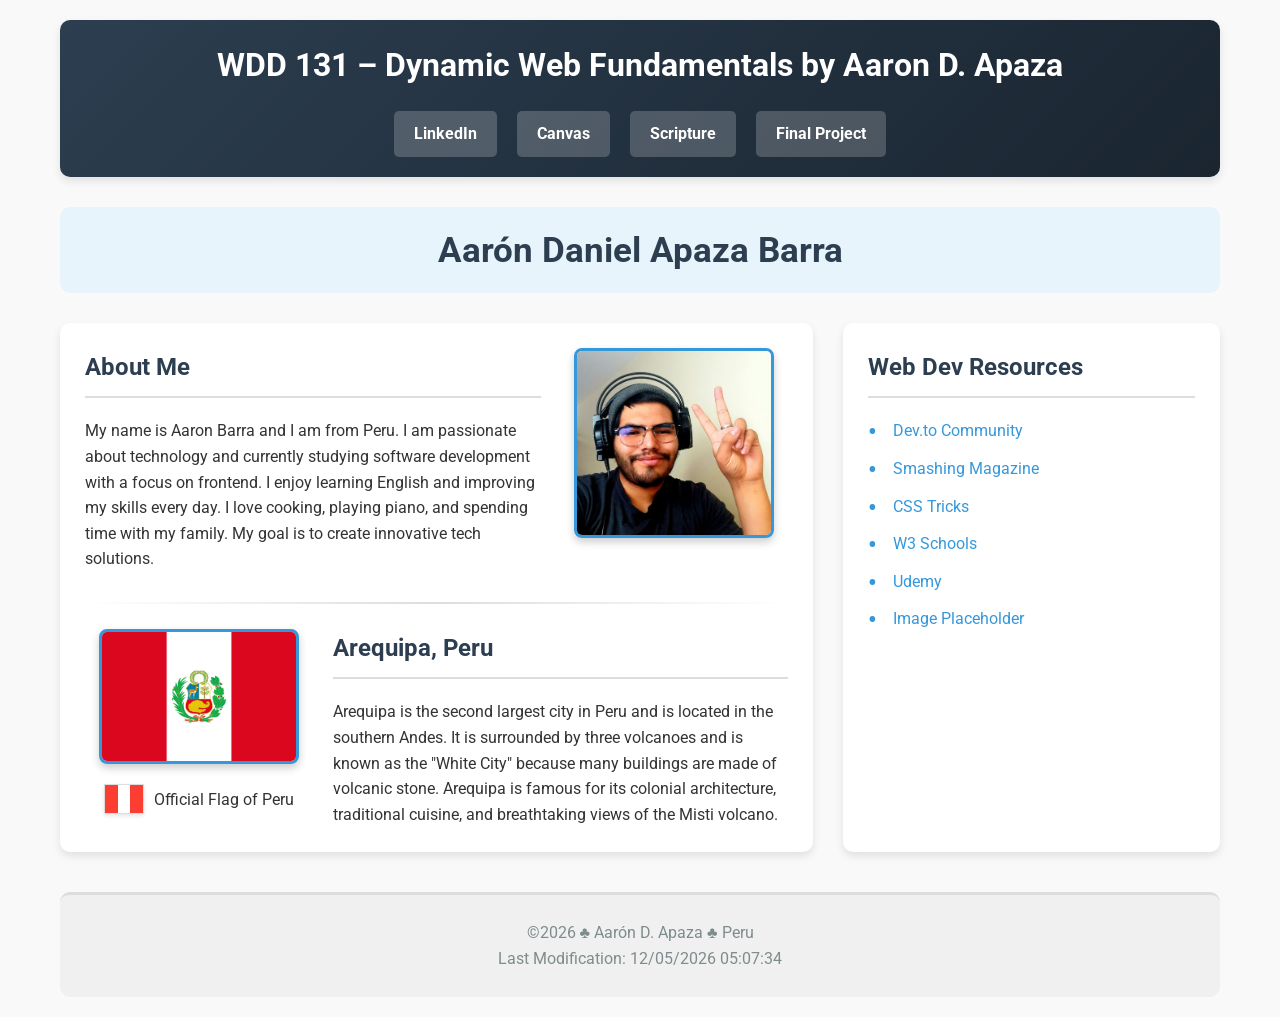
<file: index.html>
<!DOCTYPE html>
<html lang="en-US">
<head>
    <meta charset="UTF-8">
    <meta name="viewport" content="width=device-width, initial-scale=1.0">
    <title>WDD 131 – Dynamic Web Fundamentals – Student Name</title>
    <meta name="description" content="WDD 131 – Dynamic Web Fundamentals course landing page. Learn about Aarón D. Apaza, his home country Peru, and discover valuable web development resources for beginners and experienced developers alike.">
    <meta name="author" content="Aarón Daniel Apaza Barra">
    <link rel="stylesheet" href="styles/base.css">
    <!-- Google Fonts Preconnect -->
    <link rel="preconnect" href="https://fonts.googleapis.com">
    <link rel="preconnect" href="https://fonts.gstatic.com" crossorigin>
    <!-- Google Fonts -->
    <link href="https://fonts.googleapis.com/css2?family=Roboto:wght@400;700&display=swap" rel="stylesheet">
</head>
<body>
    <header>
        <span id="course-title">WDD 131 – Dynamic Web Fundamentals by Aaron D. Apaza</span>
        <nav>
            <a href="https://www.linkedin.com/in/aaronbarra-dev/" target="_blank" rel="noopener noreferrer">LinkedIn</a>
            <a href="https://byupw.instructure.com/" target="_blank" rel="noopener noreferrer">Canvas</a>
            <a href="https://www.churchofjesuschrist.org/study/scriptures/bofm/1-ne/3?lang=eng&id=p7#p7" target="_blank" rel="noopener noreferrer">Scripture</a>
            <a href="#">Final Project</a>
        </nav>
    </header>
    
    <h1>Aarón Daniel Apaza Barra</h1>
    
    <main>
        <section class="card">
            <div class="profile-content">
                <div class="profile-text">
                    <h2>About Me</h2>
                    <p>My name is Aaron Barra and I am from Peru. I am passionate about technology and currently studying software development with a focus on frontend. I enjoy learning English and improving my skills every day. I love cooking, playing piano, and spending time with my family. My goal is to create innovative tech solutions.</p>
                </div>
                <div class="profile-image">
                    <img src="images/profile-300.jpg" alt="Aarón D. Apaza" width="200" height="250">
                </div>
            </div>
            
            <div class="separator"></div>
            
            <div class="country-content">
                <div class="country-image">
                    <img src="images/Peru_bandera.png" alt="Official Flag of Peru" width="200" height="150">
                    <div class="flag-container">
                        <div class="flag" aria-label="Flag of Peru"></div>
                        <span>Official Flag of Peru</span>
                    </div>
                </div>
                
                <div class="country-text">
                    <h2>Arequipa, Peru</h2>
                    <p>Arequipa is the second largest city in Peru and is located in the southern Andes. It is surrounded by three volcanoes and is known as the "White City" because many buildings are made of volcanic stone. Arequipa is famous for its colonial architecture, traditional cuisine, and breathtaking views of the Misti volcano.</p>
                </div>
            </div>
        </section>
        
        <section class="card">
            <h2>Web Dev Resources</h2>
            <ul>
                <li><a href="https://dev.to/" target="_blank" rel="noopener noreferrer">Dev.to Community</a></li>
                <li><a href="https://www.smashingmagazine.com/" target="_blank" rel="noopener noreferrer">Smashing Magazine</a></li>
                <li><a href="https://css-tricks.com/" target="_blank" rel="noopener noreferrer">CSS Tricks</a></li>
                <li><a href="https://www.w3schools.com/" target="_blank" rel="noopener noreferrer">W3 Schools</a></li>
                <li><a href="https://www.udemy.com/" target="_blank" rel="noopener noreferrer">Udemy</a></li>
                <li><a href="https://placeholder.com/" target="_blank" rel="noopener noreferrer">Image Placeholder</a></li>
            </ul>
        </section>
    </main>
    
    <footer>
        <p>&copy;<span id="currentyear"></span> ♣ Aarón D. Apaza ♣ Peru</p>
        <p id="lastModified"></p>
    </footer>
    <script src="scripts/getdates.js" defer></script>
</body>
</html>
</file>
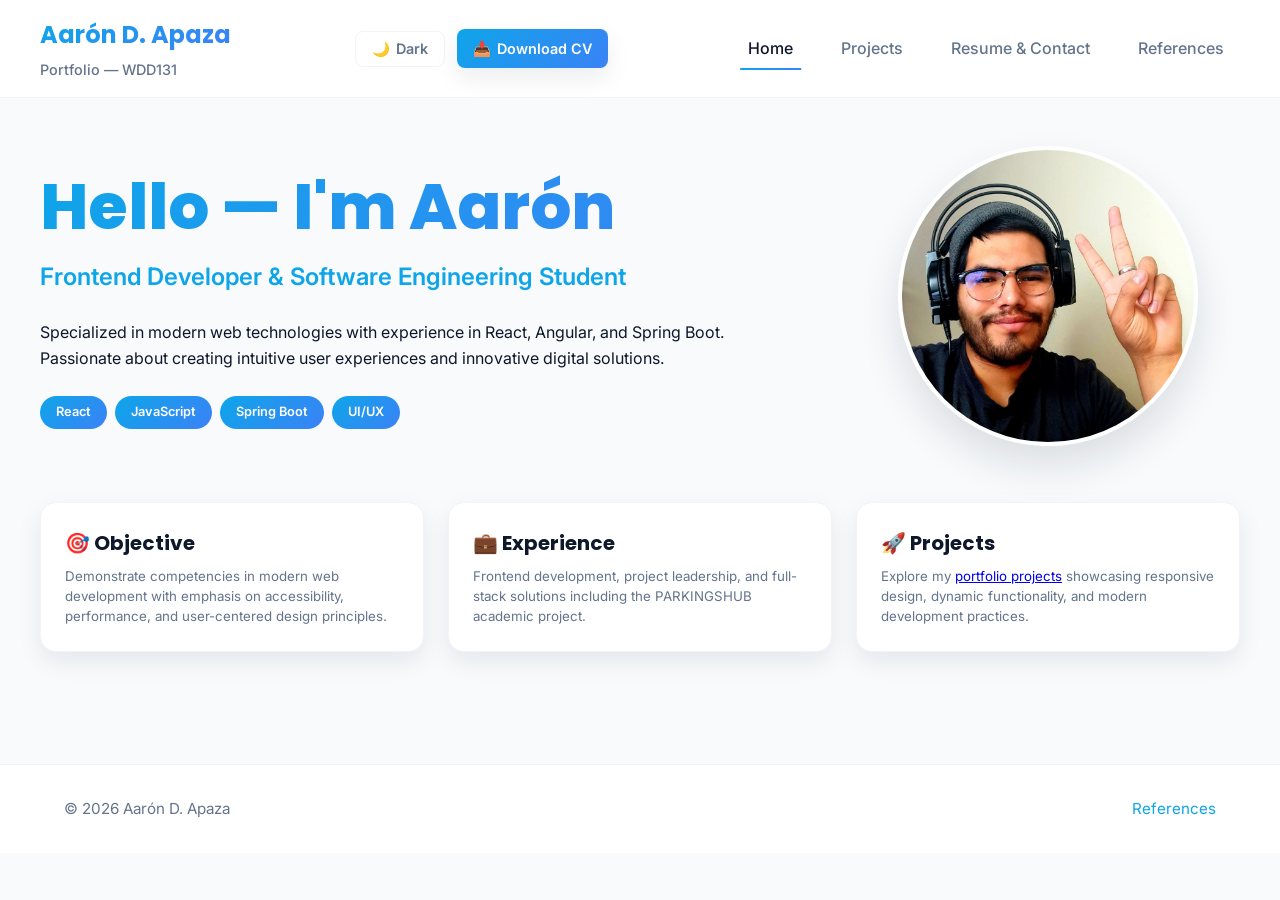
<file: project/index.html>
<!doctype html>
<html lang="en">
<head>
  <meta charset="utf-8">
  <meta name="viewport" content="width=device-width,initial-scale=1">
  <title>Aarón A. — Portfolio</title>
  <meta name="description" content="Portfolio of Aarón A. — WDD131 projects and mini-tutorials.">
  <link href="https://fonts.googleapis.com/css2?family=Inter:wght@300;400;500;600;700&family=Poppins:wght@500;600;700;800&display=swap" rel="stylesheet">
  <link rel="stylesheet" href="styles/styles.css">
  <link rel="icon" type="image/x-icon" href="assets/destello.ico">
  <script src="scripts/script.js" defer></script>
</head>
<body>
  <header class="site-header">
    <div class="container header-inner">
      <div class="brand">
        <h1><a href="index.html">Aarón D. Apaza</a></h1>
        <p>Portfolio — WDD131</p>
      </div>

      <!-- Header Controls: Dark theme + Download CV -->
      <div class="header-controls">
        <button id="theme-toggle" class="btn ghost" aria-pressed="false" aria-label="Toggle theme">
          <span class="theme-icon">🌙</span>
          <span class="text"> Dark</span>
        </button>
        <a href="assets/CV_Aaron_Apaza.pdf" download class="btn primary">
          <span>📥</span>
          <span class="text">Download CV</span>
        </a>
      </div>

      <button id="nav-toggle" aria-expanded="false" aria-controls="main-nav">☰</button>
      <nav class="main-nav" aria-hidden="true" id="main-nav">
        <ul>
          <li><a href="index.html" aria-current="page">Home</a></li>
          <li><a href="projects.html">Projects</a></li>
          <li><a href="resume.html">Resume & Contact</a></li>
          <li><a href="references.html">References</a></li>
        </ul>
      </nav>
    </div>
  </header>

  <main class="container page">
    <div class="hero-section">
      <div class="hero-content">
        <div class="hero-text">
          <h2>Hello — I'm Aarón</h2>
          <p class="lead">Frontend Developer & Software Engineering Student</p>
          <p>Specialized in modern web technologies with experience in React, Angular, and Spring Boot. Passionate about creating intuitive user experiences and innovative digital solutions.</p>
          <div class="hero-badges">
            <span class="badge">React</span>
            <span class="badge">JavaScript</span>
            <span class="badge">Spring Boot</span>
            <span class="badge">UI/UX</span>
          </div>
        </div>
        <div class="hero-image">
          <img src="../images/profile-300.jpg" alt="Aarón D. Apaza - Software Developer" width="300" height="300">
        </div>
      </div>
    </div>

    <div class="hero-cards">
      <article class="card">
        <h3>🎯 Objective</h3>
        <small>Demonstrate competencies in modern web development with emphasis on accessibility, performance, and user-centered design principles.</small>
      </article>
      <article class="card">
        <h3>💼 Experience</h3>
        <small>Frontend development, project leadership, and full-stack solutions including the PARKINGSHUB academic project.</small>
      </article>
      <article class="card">
        <h3>🚀 Projects</h3>
        <small>Explore my <a href="projects.html">portfolio projects</a> showcasing responsive design, dynamic functionality, and modern development practices.</small>
      </article>
    </div>
  </main>

  <footer class="site-footer">
    <div class="container">
      <p>&copy; <span id="year"></span> Aarón D. Apaza</p>
      <p><a href="references.html">References</a></p>
    </div>
  </footer>
</body>
</html>
</file>
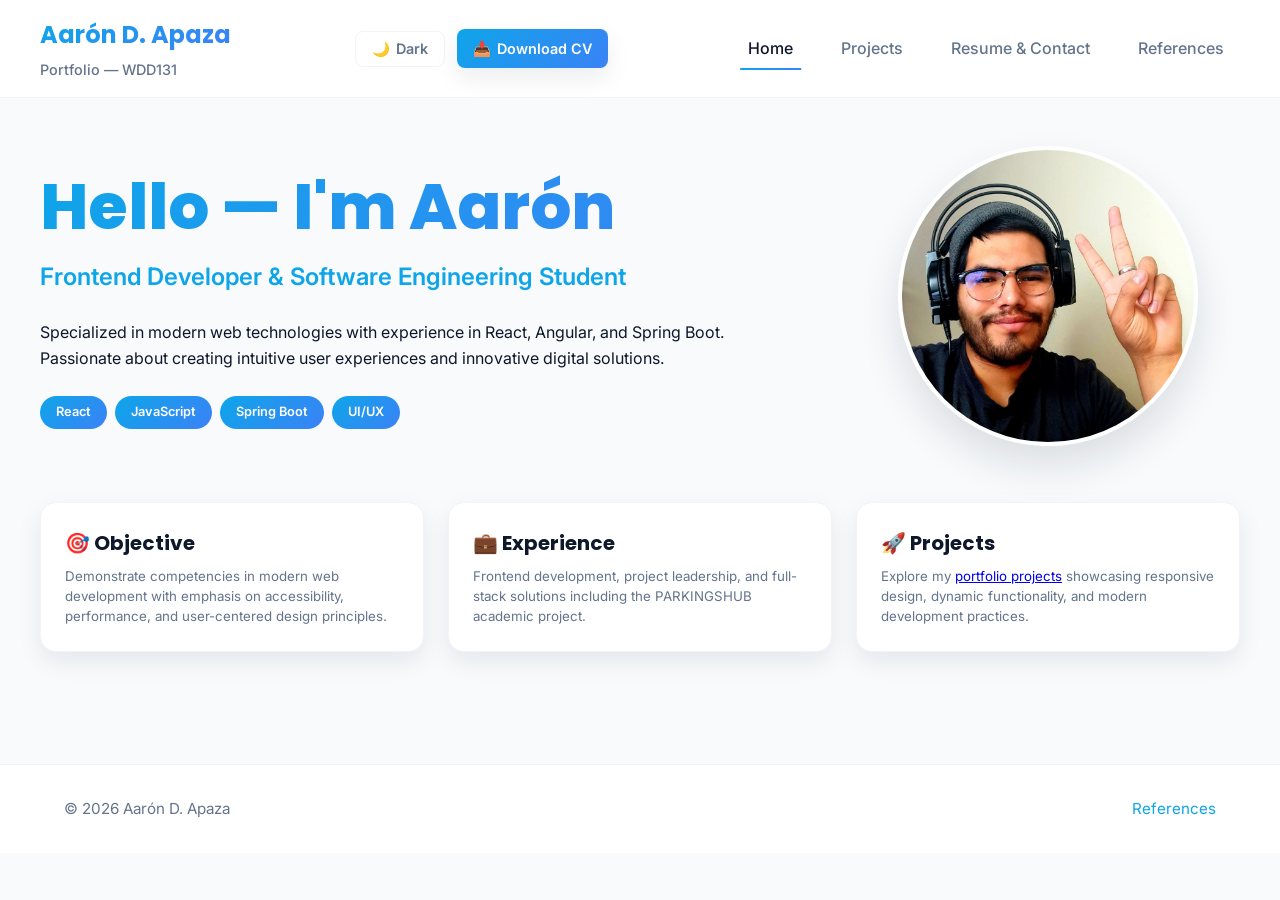
<file: proyect/index.html>
<!doctype html>
<html lang="en">
<head>
  <meta charset="utf-8" />
  <meta name="viewport" content="width=device-width,initial-scale=1" />
  <title>Aarón A. — Portfolio</title>
  <meta name="description" content="Portfolio of Aarón A. — WDD131 projects and mini-tutorials." />
  <link href="https://fonts.googleapis.com/css2?family=Inter:wght@300;400;500;600;700&family=Poppins:wght@500;600;700;800&display=swap" rel="stylesheet">
  <link rel="stylesheet" href="styles/styles.css">
  <script src="scripts/script.js" defer></script>
</head>
<body>
  <header class="site-header">
    <div class="container header-inner">
      <div class="brand">
        <h1><a href="index.html">Aarón D. Apaza</a></h1>
        <p>Portfolio — WDD131</p>
      </div>

      <!-- Header Controls: Dark theme + Download CV -->
      <div class="header-controls">
        <button id="theme-toggle" class="btn ghost" aria-pressed="false" aria-label="Toggle theme">
          <span class="theme-icon">🌙</span>
          <span class="text"> Dark</span>
        </button>
        <a href="assets/CV_Aaron_Apaza.pdf" download class="btn primary">
          <span>📥</span>
          <span class="text">Download CV</span>
        </a>
      </div>

      <button id="nav-toggle" aria-expanded="false" aria-controls="main-nav">☰</button>
      <nav class="main-nav" aria-hidden="true" id="main-nav">
        <ul>
          <li><a href="index.html" aria-current="page">Home</a></li>
          <li><a href="projects.html">Projects</a></li>
          <li><a href="resume.html">Resume & Contact</a></li>
          <li><a href="references.html">References</a></li>
        </ul>
      </nav>
    </div>
  </header>

  <main class="container page" role="main">
    <div class="hero-section">
      <div class="hero-content">
        <div class="hero-text">
          <h2>Hello — I'm Aarón</h2>
          <p class="lead">Frontend Developer & Software Engineering Student</p>
          <p>Specialized in modern web technologies with experience in React, Angular, and Spring Boot. Passionate about creating intuitive user experiences and innovative digital solutions.</p>
          <div class="hero-badges">
            <span class="badge">React</span>
            <span class="badge">JavaScript</span>
            <span class="badge">Spring Boot</span>
            <span class="badge">UI/UX</span>
          </div>
        </div>
        <div class="hero-image">
          <img src="../images/profile-300.jpg" alt="Aarón D. Apaza - Software Developer" width="300" height="300">
        </div>
      </div>
    </div>

    <div class="hero-cards">
      <article class="card">
        <h3>🎯 Objective</h3>
        <small>Demonstrate competencies in modern web development with emphasis on accessibility, performance, and user-centered design principles.</small>
      </article>
      <article class="card">
        <h3>💼 Experience</h3>
        <small>Frontend development, project leadership, and full-stack solutions including the PARKINGSHUB academic project.</small>
      </article>
      <article class="card">
        <h3>🚀 Projects</h3>
        <small>Explore my <a href="projects.html">portfolio projects</a> showcasing responsive design, dynamic functionality, and modern development practices.</small>
      </article>
    </div>
  </main>

  <footer class="site-footer">
    <div class="container">
      <p>&copy; <span id="year"></span> Aarón D. Apaza</p>
      <p><a href="references.html">References</a></p>
    </div>
  </footer>
</body>
</html>
</file>
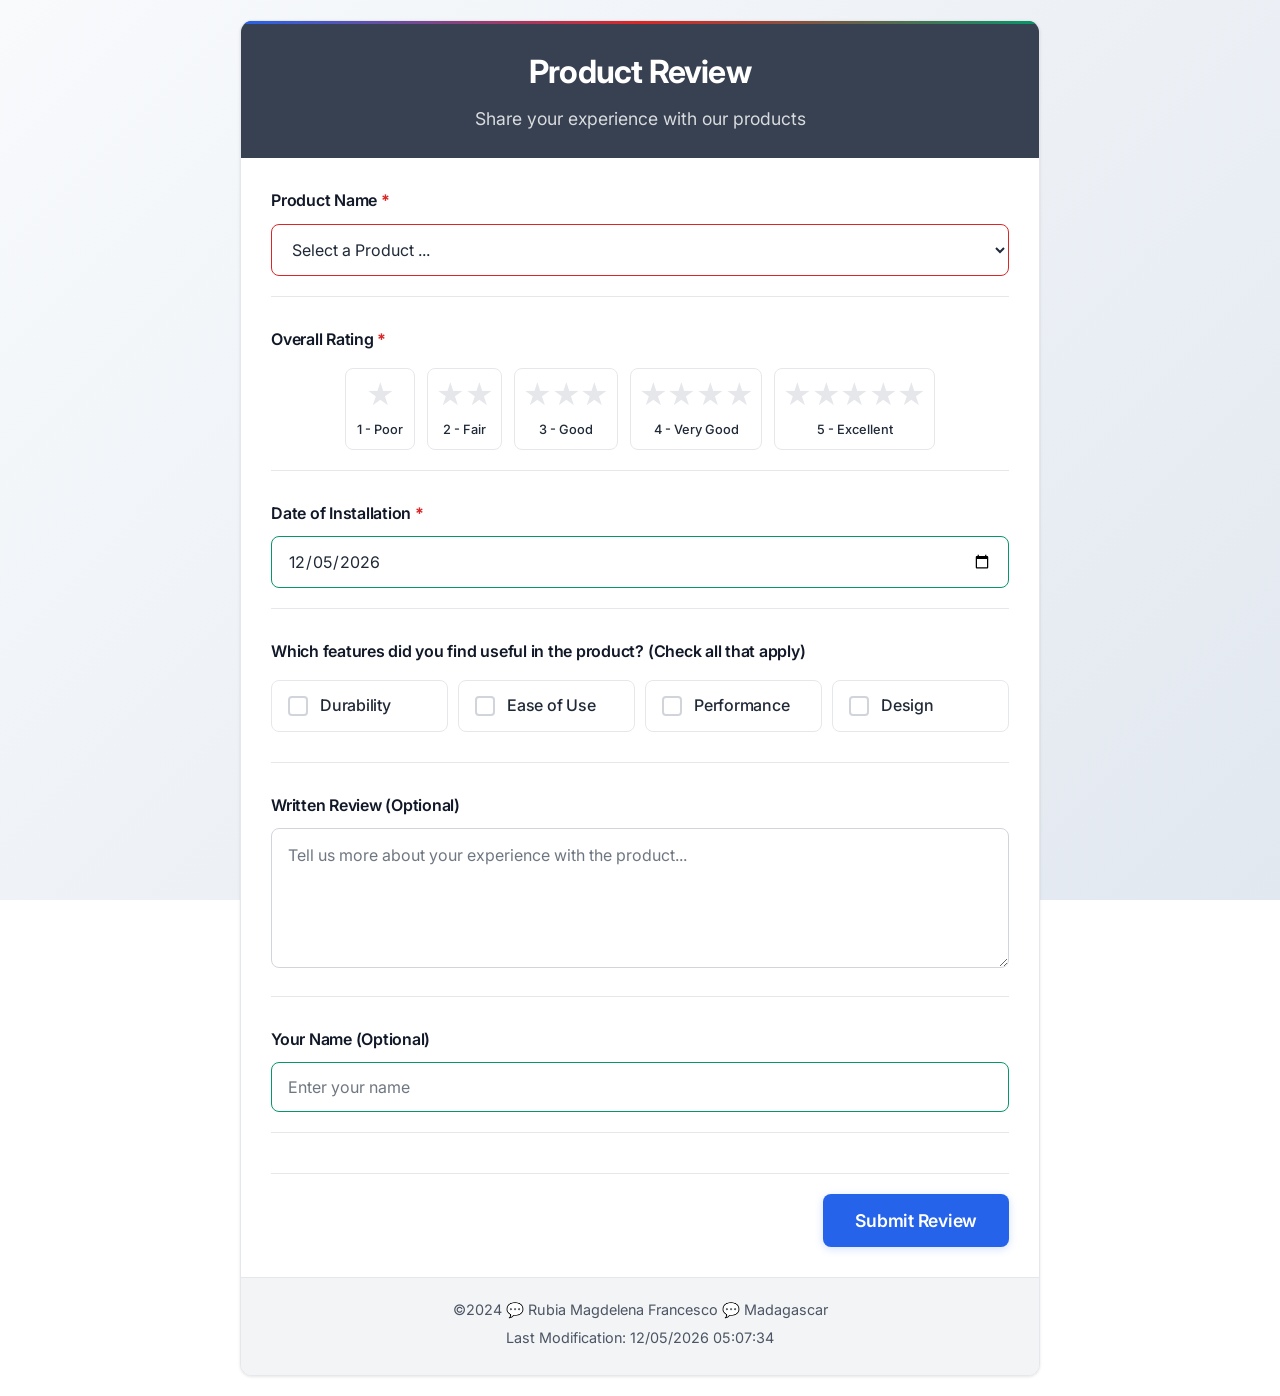
<file: form.html>
<!DOCTYPE html>
<html lang="en-US">
<head>
    <meta charset="UTF-8">
    <meta name="viewport" content="width=device-width, initial-scale=1.0">
    <meta name="description" content="Submit product reviews and share your experience with our innovative products">
    <meta name="author" content="Aarón Daniel Apaza Barra">
    <title>Product Review Form - Share Your Experience</title>
    
    <!-- Google Fonts -->
    <link rel="preconnect" href="https://fonts.googleapis.com">
    <link rel="preconnect" href="https://fonts.gstatic.com" crossorigin>
    <link href="https://fonts.googleapis.com/css2?family=Inter:wght@300;400;500;600;700&display=swap" rel="stylesheet">
    
    <link rel="stylesheet" href="styles/form.css">
</head>
<body>
    <div class="container">
        <header>
            <h1>Product Review</h1>
            <p class="subtitle">Share your experience with our products</p>
        </header>
        
        <main>
            <form id="reviewForm" method="get" action="review.html">
                <div class="form-group">
                    <label for="productName" class="required">Product Name</label>
                    <select id="productName" name="productName" required aria-required="true">
                        <option value="" disabled selected>Select a Product ...</option>
                        <!-- Product options will be populated by JavaScript -->
                    </select>
                </div>
                
                <div class="form-group">
                    <label class="required">Overall Rating</label>
                    <div class="radio-group" id="ratingGroup" role="radiogroup" aria-label="Product rating from 1 to 5 stars">
                        <div class="radio-option">
                            <input type="radio" id="rating1" name="rating" value="1" required aria-required="true">
                            <label for="rating1" class="star-rating">★</label>
                            <span class="rating-text">1 - Poor</span>
                        </div>
                        <div class="radio-option">
                            <input type="radio" id="rating2" name="rating" value="2">
                            <label for="rating2" class="star-rating">★★</label>
                            <span class="rating-text">2 - Fair</span>
                        </div>
                        <div class="radio-option">
                            <input type="radio" id="rating3" name="rating" value="3">
                            <label for="rating3" class="star-rating">★★★</label>
                            <span class="rating-text">3 - Good</span>
                        </div>
                        <div class="radio-option">
                            <input type="radio" id="rating4" name="rating" value="4">
                            <label for="rating4" class="star-rating">★★★★</label>
                            <span class="rating-text">4 - Very Good</span>
                        </div>
                        <div class="radio-option">
                            <input type="radio" id="rating5" name="rating" value="5">
                            <label for="rating5" class="star-rating">★★★★★</label>
                            <span class="rating-text">5 - Excellent</span>
                        </div>
                    </div>
                </div>
                
                <div class="form-group">
                    <label for="installDate" class="required">Date of Installation</label>
                    <input type="date" id="installDate" name="installDate" required aria-required="true">
                </div>
                
                <div class="form-group">
                    <label>Which features did you find useful in the product? (Check all that apply)</label>
                    <div class="checkbox-group" role="group" aria-label="Product features">
                        <label class="checkbox-option">
                            <input type="checkbox" name="features" value="Durability">
                            <span class="checkbox-custom"></span>
                            <span class="checkbox-text">Durability</span>
                        </label>
                        <label class="checkbox-option">
                            <input type="checkbox" name="features" value="Ease of Use">
                            <span class="checkbox-custom"></span>
                            <span class="checkbox-text">Ease of Use</span>
                        </label>
                        <label class="checkbox-option">
                            <input type="checkbox" name="features" value="Performance">
                            <span class="checkbox-custom"></span>
                            <span class="checkbox-text">Performance</span>
                        </label>
                        <label class="checkbox-option">
                            <input type="checkbox" name="features" value="Design">
                            <span class="checkbox-custom"></span>
                            <span class="checkbox-text">Design</span>
                        </label>
                    </div>
                </div>
                
                <div class="form-group">
                    <label for="writtenReview">Written Review (Optional)</label>
                    <textarea id="writtenReview" name="writtenReview" placeholder="Tell us more about your experience with the product..."></textarea>
                </div>
                
                <div class="form-group">
                    <label for="userName">Your Name (Optional)</label>
                    <input type="text" id="userName" name="userName" placeholder="Enter your name">
                </div>
                
                <div class="form-actions">
                    <button type="submit">Submit Review</button>
                </div>
            </form>
        </main>
        
        <footer>
            <p>©2024 💬 Rubia Magdelena Francesco 💬 Madagascar</p>
            <p>Last Modification: <span id="lastModified"></span></p>
        </footer>
    </div>

    <script src="scripts/form.js" defer></script>
</body>
</html>
</file>
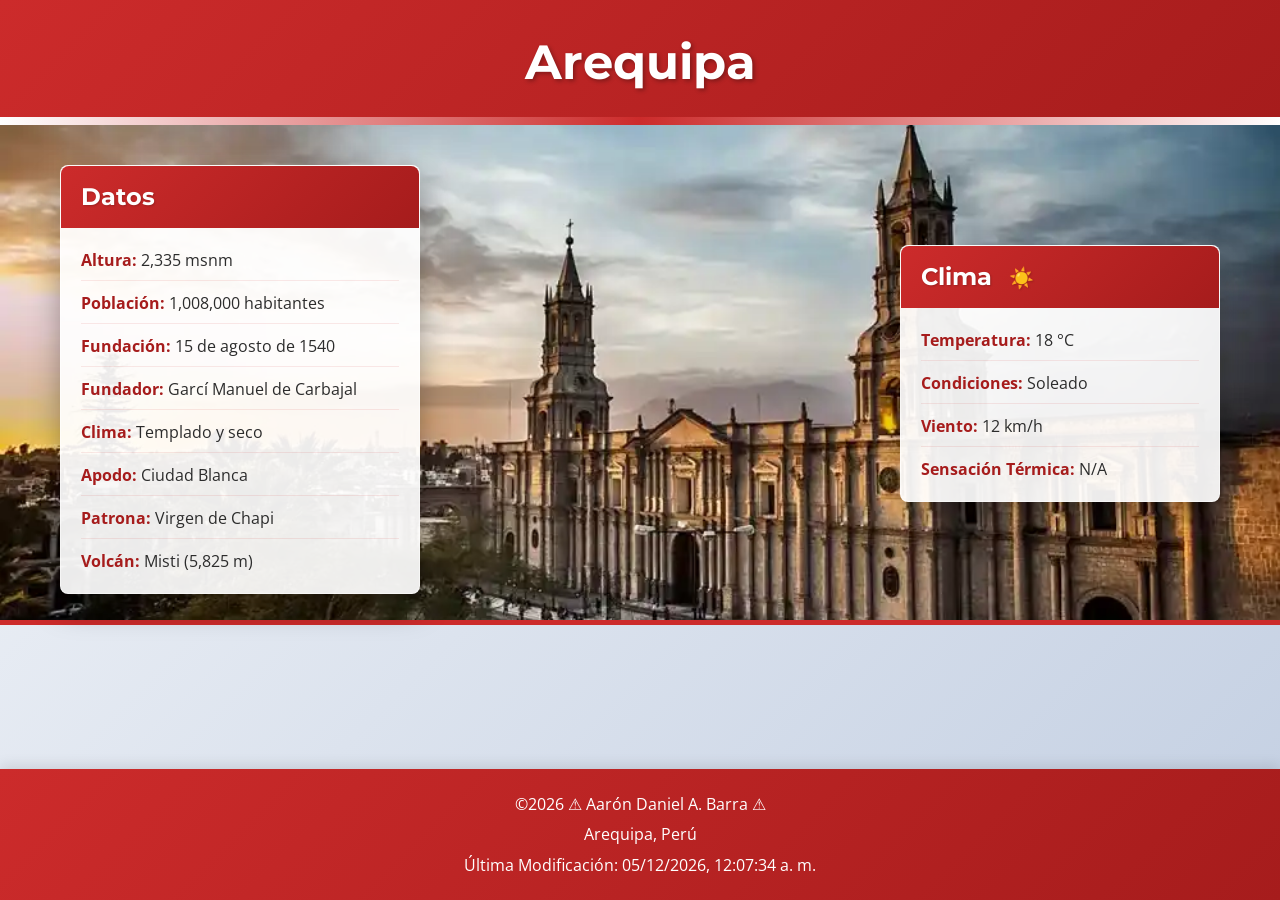
<file: place.html>
<!DOCTYPE html>
<html lang="es">
<head>
    <meta charset="UTF-8">
    <meta name="viewport" content="width=device-width, initial-scale=1.0">
    <meta name="description" content="Información sobre Arequipa, la Ciudad Blanca del Perú. Descubre sus datos, clima, atracciones principales y la belleza de sus paisajes volcánicos.">
    <meta name="author" content="Aaron Daniel Apaza Barra">
    <title>Arequipa — Ciudad Blanca | WDD131 Project Place</title>
    <link rel="preconnect" href="https://fonts.googleapis.com">
    <link rel="preconnect" href="https://fonts.gstatic.com" crossorigin>
    <link href="https://fonts.googleapis.com/css2?family=Montserrat:wght@700&family=Open+Sans:wght@400;600&display=swap" rel="stylesheet">
    <link rel="stylesheet" href="styles/place.css">
</head>
<body>
    <header>
        <h1>Arequipa</h1>
        <div class="red-stripe"></div>
    </header>

    <main>
        <section class="hero">
            <picture>
                <!-- Imágenes optimizadas en formato WebP con fallback JPEG -->
                <source srcset="images/war_place_11zon.webp" media="(max-width: 800px)" type="image/webp">
                <source srcset="images/plaza-armas-arequipa_11zon.jpg" media="(max-width: 800px)" type="image/jpeg">
                <source srcset="images/war_place_aqp_11zon.webp" type="image/webp">
                <img src="images/Arequipa1_11zon.jpg" alt="Vista panorámica de Arequipa con el volcán Misti al fondo" loading="lazy">
            </picture>
        </section>
        
        <div class="cards-container">
            <div class="card data-card">
                <h2>Datos</h2>
                <ul>
                    <li><strong>Altura:</strong> 2,335 msnm</li>
                    <li><strong>Población:</strong> 1,008,000 habitantes</li>
                    <li><strong>Fundación:</strong> 15 de agosto de 1540</li>
                    <li><strong>Fundador:</strong> Garcí Manuel de Carbajal</li>
                    <li><strong>Clima:</strong> Templado y seco</li>
                    <li><strong>Apodo:</strong> Ciudad Blanca</li>
                    <li><strong>Patrona:</strong> Virgen de Chapi</li>
                    <li><strong>Volcán:</strong> Misti (5,825 m)</li>
                </ul>
            </div>
            
            <div class="card weather-card">
                <h2>
                    <img src="images/cloud_wind.svg" alt="Icono de clima" class="weather-icon-mobile">
                    Clima
                </h2>
                <ul>
                    <li><strong>Temperatura:</strong> <span id="temp">18</span> °C</li>
                    <li><strong>Condiciones:</strong> Soleado</li>
                    <li><strong>Viento:</strong> <span id="wind-speed">12</span> km/h</li>
                    <li><strong>Sensación Térmica:</strong> <span id="wind-chill">—</span></li>
                </ul>
            </div>
        </div>
    </main>

    <footer>
        <p>©<span id="year">2024</span> ⚠ Aarón Daniel A. Barra ⚠</p>
        <p>Arequipa, Perú</p>
        <p>Última Modificación: <span id="last-modified">02/08/2024 22:47:47</span></p>
    </footer>

    <script src="scripts/place.js" defer></script>
</body>
</html>
</file>
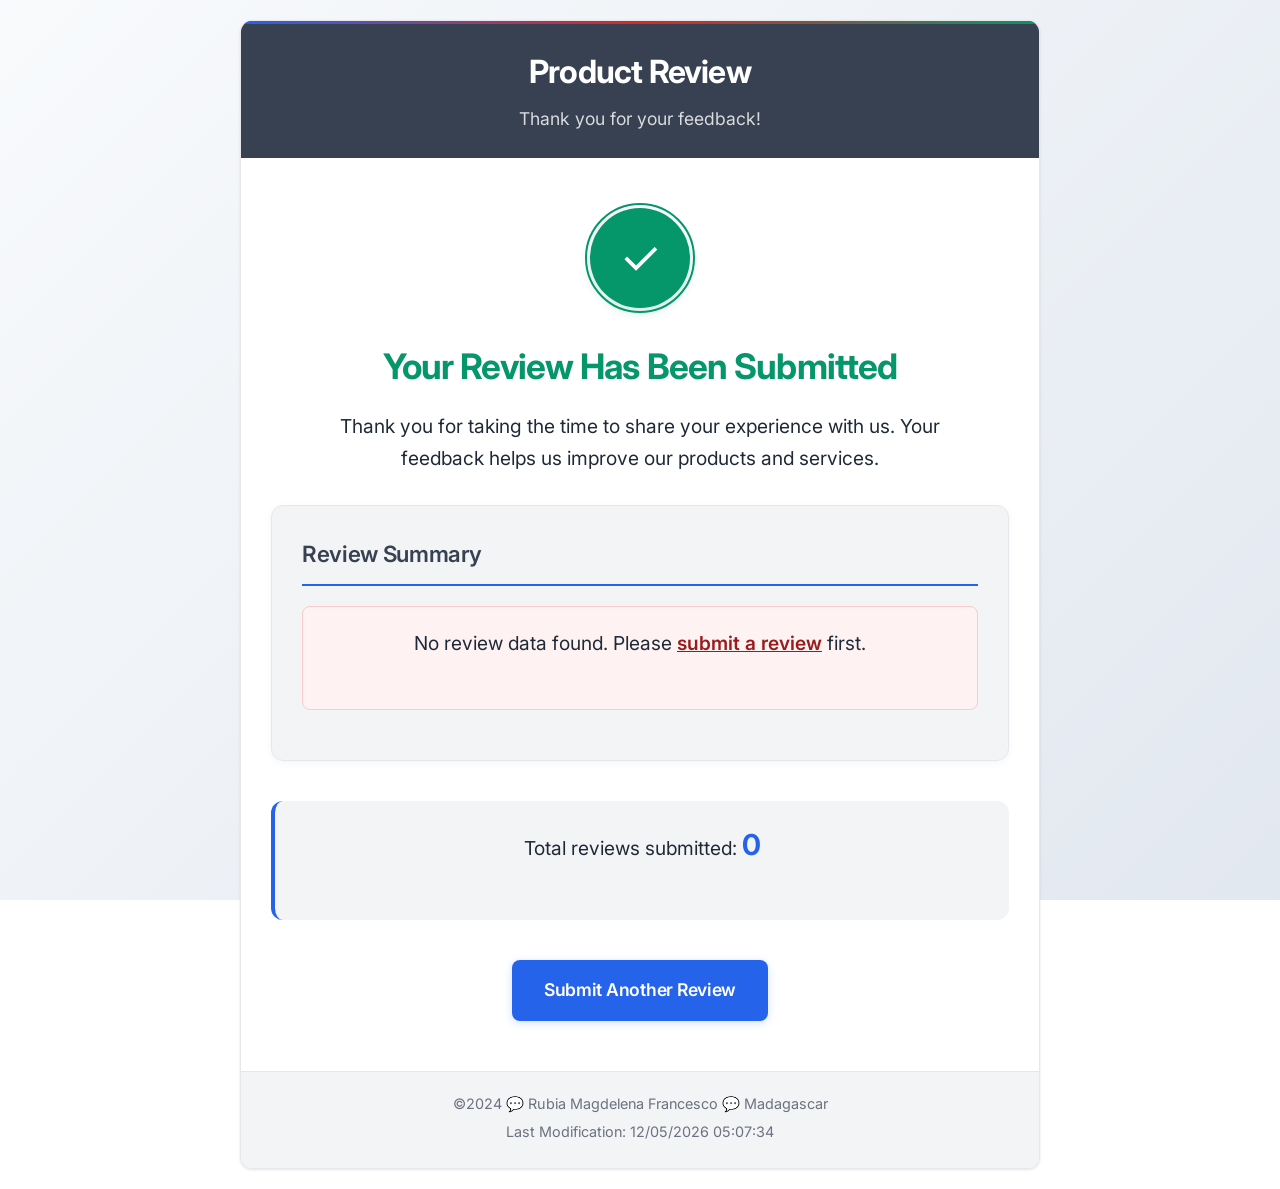
<file: review.html>
<!DOCTYPE html>
<html lang="en-US">
<head>
    <meta charset="UTF-8">
    <meta name="viewport" content="width=device-width, initial-scale=1.0">
    <meta name="description" content="Review submitted successfully - Thank you for your valuable feedback">
    <meta name="author" content="Aarón Daniel Apaza Barra">
    <title>Review Submitted Successfully - Product Review Confirmation</title>
    
    <!-- Google Fonts -->
    <link rel="preconnect" href="https://fonts.googleapis.com">
    <link rel="preconnect" href="https://fonts.gstatic.com" crossorigin>
    <link href="https://fonts.googleapis.com/css2?family=Inter:wght@300;400;500;600;700&display=swap" rel="stylesheet">
    
    <link rel="stylesheet" href="styles/review.css">
</head>
<body>
    <div class="container">
        <header>
            <h1>Product Review</h1>
            <p class="subtitle">Thank you for your feedback!</p>
        </header>
        
        <main>
            <div class="confirmation">
                <div class="success-icon" aria-hidden="true">✓</div>
                <h2>Your Review Has Been Submitted</h2>
                <p>Thank you for taking the time to share your experience with us. Your feedback helps us improve our products and services.</p>
                
                <div class="review-summary">
                    <h3>Review Summary</h3>
                    <div id="reviewDetails">
                        <!-- Review details will be populated by JavaScript -->
                    </div>
                </div>
                
                <div class="review-counter">
                    <p>Total reviews submitted: <span id="reviewCount">0</span></p>
                </div>
                
                <div class="action-buttons">
                    <a href="form.html" class="btn">Submit Another Review</a>
                </div>
            </div>
        </main>
        
        <footer>
            <p>©2024 💬 Rubia Magdelena Francesco 💬 Madagascar</p>
            <p>Last Modification: <span id="lastModified"></span></p>
        </footer>
    </div>

    <script src="scripts/review.js" defer></script>
    <script>
        // Update last modified date
        document.getElementById('lastModified').textContent = document.lastModified;
    </script>
</body>
</html>
</file>
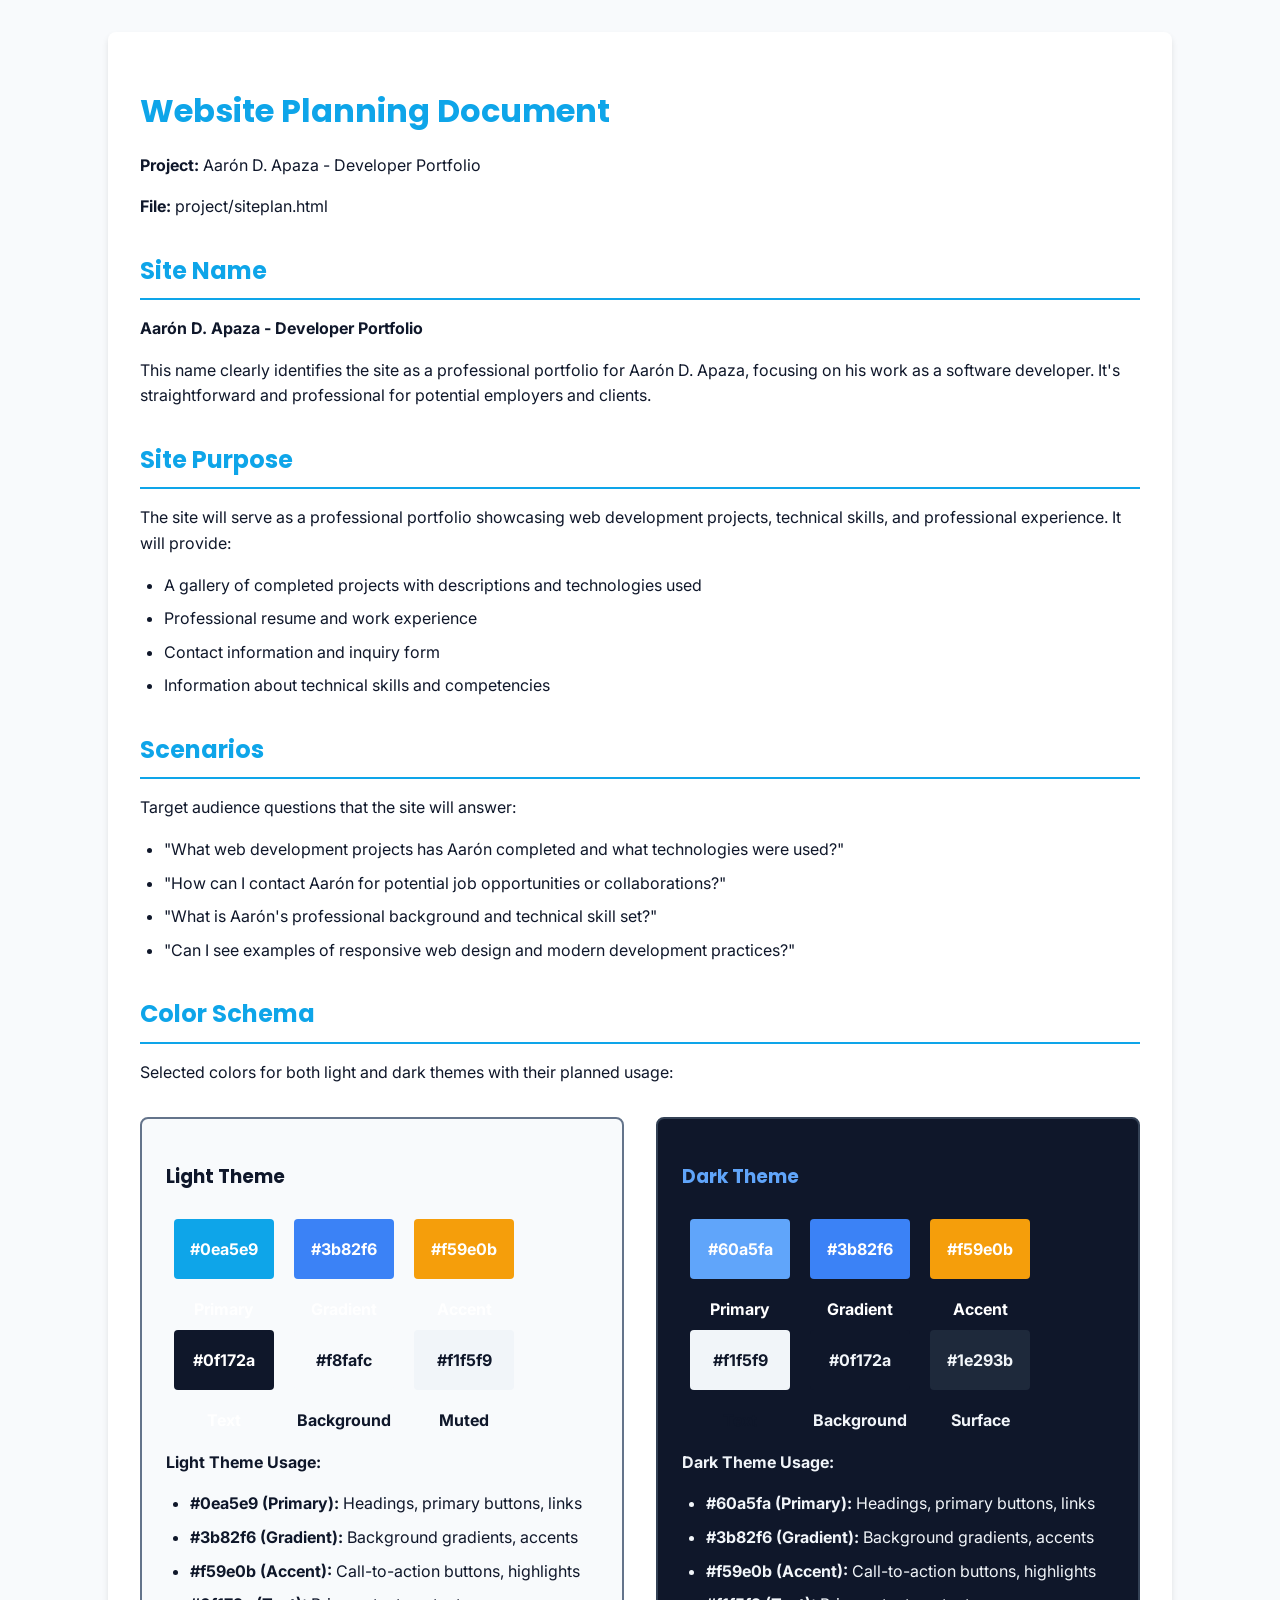
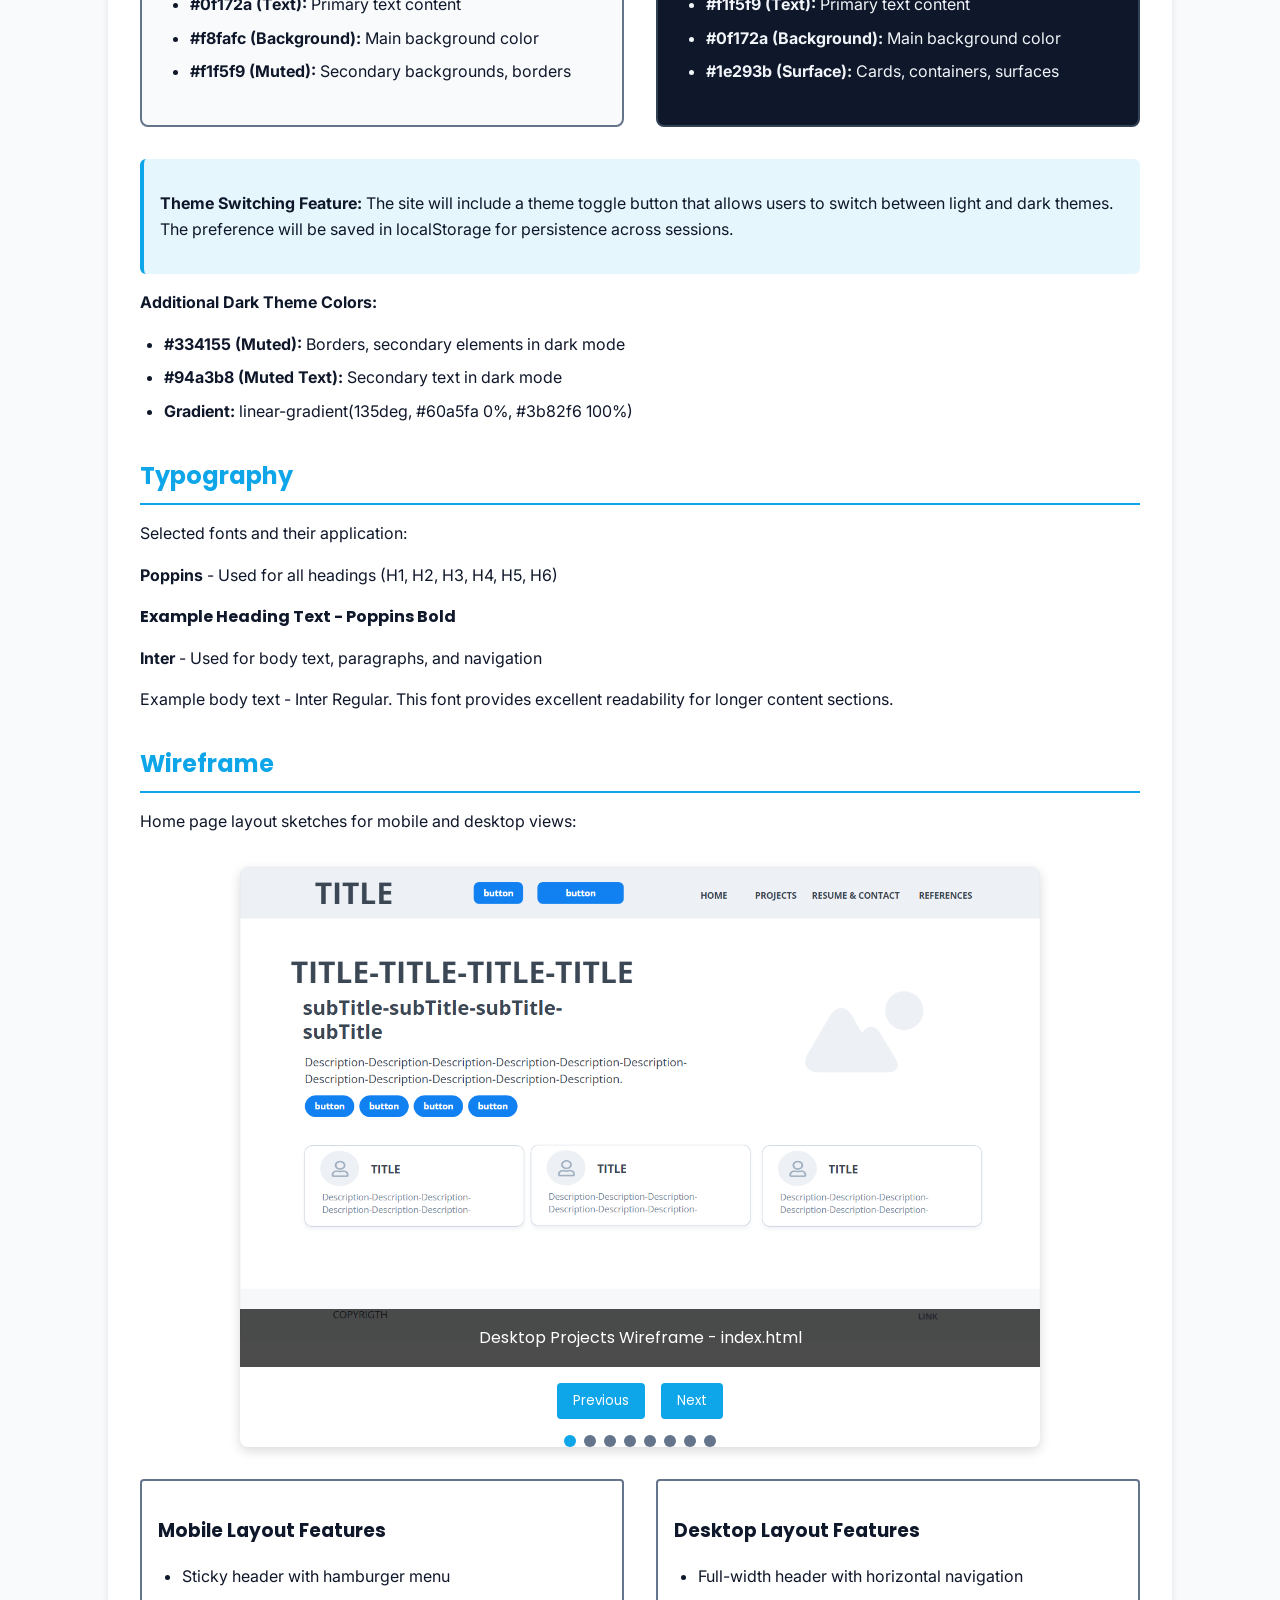
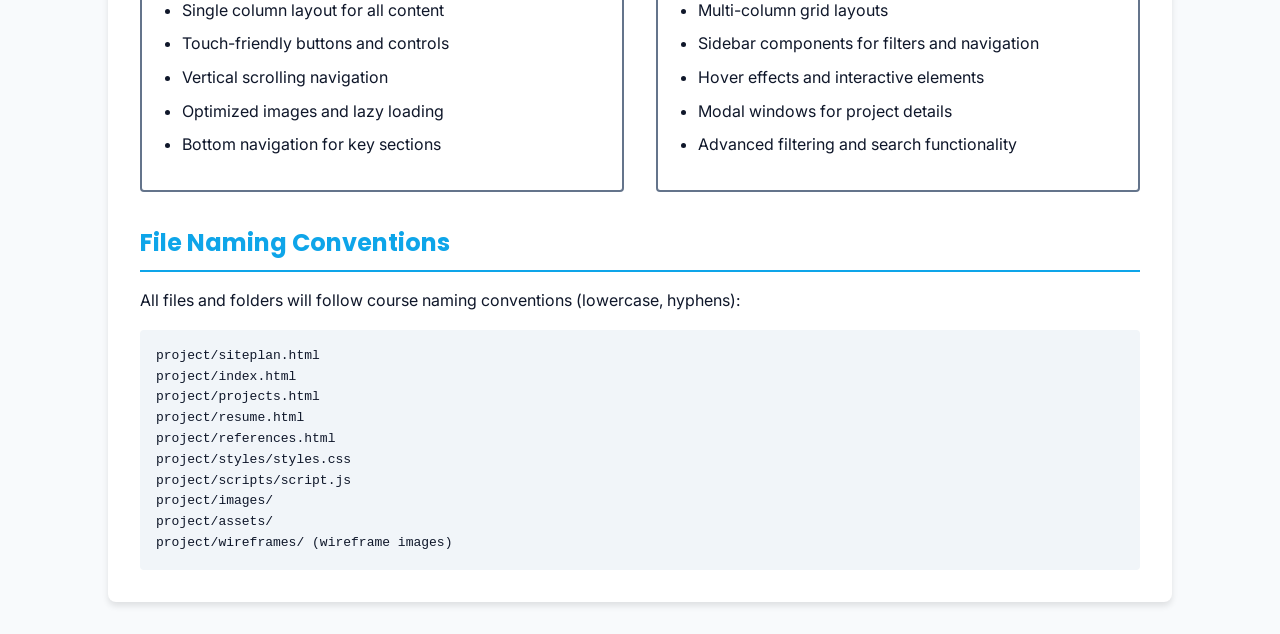
<file: siteplan.html>
<!doctype html>
<html lang="en">
<head>
  <meta charset="utf-8">
  <meta name="viewport" content="width=device-width, initial-scale=1">
  <title>Website Plan - Aarón D. Apaza Portfolio</title>
  <meta name="description" content="Website planning document for developer portfolio project">
  
  <!-- Google Fonts -->
  <link href="https://fonts.googleapis.com/css2?family=Inter:wght@300;400;600&family=Poppins:wght@500;700&display=swap" rel="stylesheet">

  <!-- CSS -->
  <link rel="stylesheet" href="styles/siteplan.css">
</head>
<body>
  <div class="container">
    <header>
      <h1>Website Planning Document</h1>
      <p><strong>Project:</strong> Aarón D. Apaza - Developer Portfolio</p>
      <p><strong>File:</strong> project/siteplan.html</p>
    </header>

    <!-- Site Name -->
    <section>
      <h2>Site Name</h2>
      <p><strong>Aarón D. Apaza - Developer Portfolio</strong></p>
      <p>This name clearly identifies the site as a professional portfolio for Aarón D. Apaza, focusing on his work as a software developer. It's straightforward and professional for potential employers and clients.</p>
    </section>

    <!-- Site Purpose -->
    <section>
      <h2>Site Purpose</h2>
      <p>The site will serve as a professional portfolio showcasing web development projects, technical skills, and professional experience. It will provide:</p>
      <ul>
        <li>A gallery of completed projects with descriptions and technologies used</li>
        <li>Professional resume and work experience</li>
        <li>Contact information and inquiry form</li>
        <li>Information about technical skills and competencies</li>
      </ul>
    </section>

    <!-- Scenarios -->
    <section>
      <h2>Scenarios</h2>
      <p>Target audience questions that the site will answer:</p>
      <ul>
        <li>"What web development projects has Aarón completed and what technologies were used?"</li>
        <li>"How can I contact Aarón for potential job opportunities or collaborations?"</li>
        <li>"What is Aarón's professional background and technical skill set?"</li>
        <li>"Can I see examples of responsive web design and modern development practices?"</li>
      </ul>
    </section>

    <!-- Color Schema -->
    <section>
      <h2>Color Schema</h2>
      <p>Selected colors for both light and dark themes with their planned usage:</p>
      
      <div class="theme-comparison">
        <!-- Light Theme -->
        <div class="theme-section light-theme">
          <h3>Light Theme</h3>
          <div class="color-swatch" style="background: #0ea5e9">#0ea5e9<br>Primary</div>
          <div class="color-swatch" style="background: #3b82f6">#3b82f6<br>Gradient</div>
          <div class="color-swatch" style="background: #f59e0b">#f59e0b<br>Accent</div>
          <div class="color-swatch" style="background: #0f172a; color: white">#0f172a<br>Text</div>
          <div class="color-swatch" style="background: #f8fafc; color: #0f172a">#f8fafc<br>Background</div>
          <div class="color-swatch" style="background: #f1f5f9; color: #0f172a">#f1f5f9<br>Muted</div>
          
          <p><strong>Light Theme Usage:</strong></p>
          <ul>
            <li><strong>#0ea5e9 (Primary):</strong> Headings, primary buttons, links</li>
            <li><strong>#3b82f6 (Gradient):</strong> Background gradients, accents</li>
            <li><strong>#f59e0b (Accent):</strong> Call-to-action buttons, highlights</li>
            <li><strong>#0f172a (Text):</strong> Primary text content</li>
            <li><strong>#f8fafc (Background):</strong> Main background color</li>
            <li><strong>#f1f5f9 (Muted):</strong> Secondary backgrounds, borders</li>
          </ul>
        </div>

        <!-- Dark Theme -->
        <div class="theme-section dark-theme">
          <h3 style="color: #60a5fa;">Dark Theme</h3>
          <div class="dark-swatch" style="background: #60a5fa">#60a5fa<br>Primary</div>
          <div class="dark-swatch" style="background: #3b82f6">#3b82f6<br>Gradient</div>
          <div class="dark-swatch" style="background: #f59e0b">#f59e0b<br>Accent</div>
          <div class="dark-swatch" style="background: #f1f5f9; color: #0f172a">#f1f5f9<br>Text</div>
          <div class="dark-swatch" style="background: #0f172a; color: #f1f5f9">#0f172a<br>Background</div>
          <div class="dark-swatch" style="background: #1e293b; color: #f1f5f9">#1e293b<br>Surface</div>
          
          <p><strong>Dark Theme Usage:</strong></p>
          <ul>
            <li><strong>#60a5fa (Primary):</strong> Headings, primary buttons, links</li>
            <li><strong>#3b82f6 (Gradient):</strong> Background gradients, accents</li>
            <li><strong>#f59e0b (Accent):</strong> Call-to-action buttons, highlights</li>
            <li><strong>#f1f5f9 (Text):</strong> Primary text content</li>
            <li><strong>#0f172a (Background):</strong> Main background color</li>
            <li><strong>#1e293b (Surface):</strong> Cards, containers, surfaces</li>
          </ul>
        </div>
      </div>

      <div class="theme-feature">
        <p><strong>Theme Switching Feature:</strong> The site will include a theme toggle button that allows users to switch between light and dark themes. The preference will be saved in localStorage for persistence across sessions.</p>
      </div>

      <p><strong>Additional Dark Theme Colors:</strong></p>
      <ul>
        <li><strong>#334155 (Muted):</strong> Borders, secondary elements in dark mode</li>
        <li><strong>#94a3b8 (Muted Text):</strong> Secondary text in dark mode</li>
        <li><strong>Gradient:</strong> linear-gradient(135deg, #60a5fa 0%, #3b82f6 100%)</li>
      </ul>
    </section>

    <!-- Typography -->
    <section>
      <h2>Typography</h2>
      <p>Selected fonts and their application:</p>
      
      <p><strong>Poppins</strong> - Used for all headings (H1, H2, H3, H4, H5, H6)</p>
      <p style="font-family: 'Poppins', sans-serif; font-weight: 700;">Example Heading Text - Poppins Bold</p>
      
      <p><strong>Inter</strong> - Used for body text, paragraphs, and navigation</p>
      <p style="font-family: 'Inter', sans-serif;">Example body text - Inter Regular. This font provides excellent readability for longer content sections.</p>
    </section>

    <!-- Wireframe -->
    <section>
      <h2>Wireframe</h2>
      <p>Home page layout sketches for mobile and desktop views:</p>
      
      <!-- Carrusel para wireframes con imágenes locales -->
      <div class="carousel">
        <div class="carousel-inner" id="carouselInner">
          <!-- Slide 1: Mobile Home -->
          <div class="carousel-item">
            <img src="images/1-1.png" alt="Mobile Home Page Wireframe" 
                 onerror="this.style.display='none'; this.nextElementSibling.style.display='flex';">
            <div class="image-loading" style="display:none;">
              Mobile Home Wireframe - Image not found
            </div>
            <div class="carousel-caption">
              Desktop Projects Wireframe - index.html
            </div>
          </div>
          
          <!-- Slide 2: Desktop Home -->
          <div class="carousel-item">
            <img src="images/1-2.png" alt="Desktop Home Page Wireframe"
                 onerror="this.style.display='none'; this.nextElementSibling.style.display='flex';">
            <div class="image-loading" style="display:none;">
              Desktop Home Wireframe - Image not found
            </div>
            <div class="carousel-caption">
              Desktop Projects Wireframe - projects.html
            </div>
          </div>
          
          <!-- Slide 3: Mobile Projects -->
          <div class="carousel-item">
            <img src="images/1-4.png" alt="Mobile Projects Page Wireframe"
                 onerror="this.style.display='none'; this.nextElementSibling.style.display='flex';">
            <div class="image-loading" style="display:none;">
              Mobile Projects Wireframe - Image not found
            </div>
            <div class="carousel-caption">
              Desktop Projects Wireframe - resume.html
            </div>
          </div>
          
          <!-- Slide 4: Desktop Projects -->
          <div class="carousel-item">
            <img src="images/1-3.png" alt="Desktop Projects Page Wireframe"
                 onerror="this.style.display='none'; this.nextElementSibling.style.display='flex';">
            <div class="image-loading" style="display:none;">
              Desktop Projects Wireframe - Image not found
            </div>
            <div class="carousel-caption">
              Desktop Projects Wireframe - references.html
            </div>
          </div>
          
          <!-- Slide 5: Mobile Contact -->
          <div class="carousel-item">
            <img src="images/2-1.png" alt="Mobile Contact Page Wireframe"
                 onerror="this.style.display='none'; this.nextElementSibling.style.display='flex';">
            <div class="image-loading" style="display:none;">
              Mobile Contact Wireframe - Image not found
            </div>
            <div class="carousel-caption">
              Mobile View - index.html
            </div>
          </div>
          
          <!-- Slide 6: Desktop Contact -->
          <div class="carousel-item">
            <img src="images/2-4.png" alt="Desktop Contact Page Wireframe"
                 onerror="this.style.display='none'; this.nextElementSibling.style.display='flex';">
            <div class="image-loading" style="display:none;">
              Desktop Contact Wireframe - Image not found
            </div>
            <div class="carousel-caption">
              Mobile View - Projects.html
            </div>
          </div>
          
          <!-- Slide 7: Additional Image 1 -->
          <div class="carousel-item">
            <img src="images/2-2.png" alt="Additional Wireframe View"
                 onerror="this.style.display='none'; this.nextElementSibling.style.display='flex';">
            <div class="image-loading" style="display:none;">
              Additional Wireframe - Image not found
            </div>
            <div class="carousel-caption">
              Mobile View - resume.html
            </div>
          </div>
          
          <!-- Slide 8: Additional Image 2 -->
          <div class="carousel-item">
            <img src="images/2-3.png" alt="Additional Wireframe View"
                 onerror="this.style.display='none'; this.nextElementSibling.style.display='flex';">
            <div class="image-loading" style="display:none;">
              Additional Wireframe - Image not found
            </div>
            <div class="carousel-caption">
              Mobile View - preferences.html
            </div>
          </div>
        </div> <!-- CIERRE CORRECTO de carousel-inner -->
        
        <div class="carousel-controls">
          <button class="carousel-btn" id="prevBtn">Previous</button>
          <button class="carousel-btn" id="nextBtn">Next</button>
        </div>
        
        <div class="carousel-indicators" id="indicators">
          <!-- Los indicadores se generan con JavaScript -->
        </div>
      </div> <!-- CIERRE de carousel -->

      <div class="wireframe-container">
        <div class="wireframe">
          <h3>Mobile Layout Features</h3>
          <ul>
            <li>Sticky header with hamburger menu</li>
            <li>Single column layout for all content</li>
            <li>Touch-friendly buttons and controls</li>
            <li>Vertical scrolling navigation</li>
            <li>Optimized images and lazy loading</li>
            <li>Bottom navigation for key sections</li>
          </ul>
        </div>
        
        <div class="wireframe">
          <h3>Desktop Layout Features</h3>
          <ul>
            <li>Full-width header with horizontal navigation</li>
            <li>Multi-column grid layouts</li>
            <li>Sidebar components for filters and navigation</li>
            <li>Hover effects and interactive elements</li>
            <li>Modal windows for project details</li>
            <li>Advanced filtering and search functionality</li>
          </ul>
        </div>
      </div>
    </section>

    <!-- Naming Conventions -->
    <section>
      <h2>File Naming Conventions</h2>
      <p>All files and folders will follow course naming conventions (lowercase, hyphens):</p>
      <div class="file-list">
        project/siteplan.html<br>
        project/index.html<br>
        project/projects.html<br>
        project/resume.html<br>
        project/references.html<br>
        project/styles/styles.css<br>
        project/scripts/script.js<br>
        project/images/<br>
        project/assets/<br>
        project/wireframes/ (wireframe images)
      </div>
    </section>

  </div>

  <!-- JavaScript -->
  <script src="scripts/siteplan.js"></script>
</body>
</html>
</file>
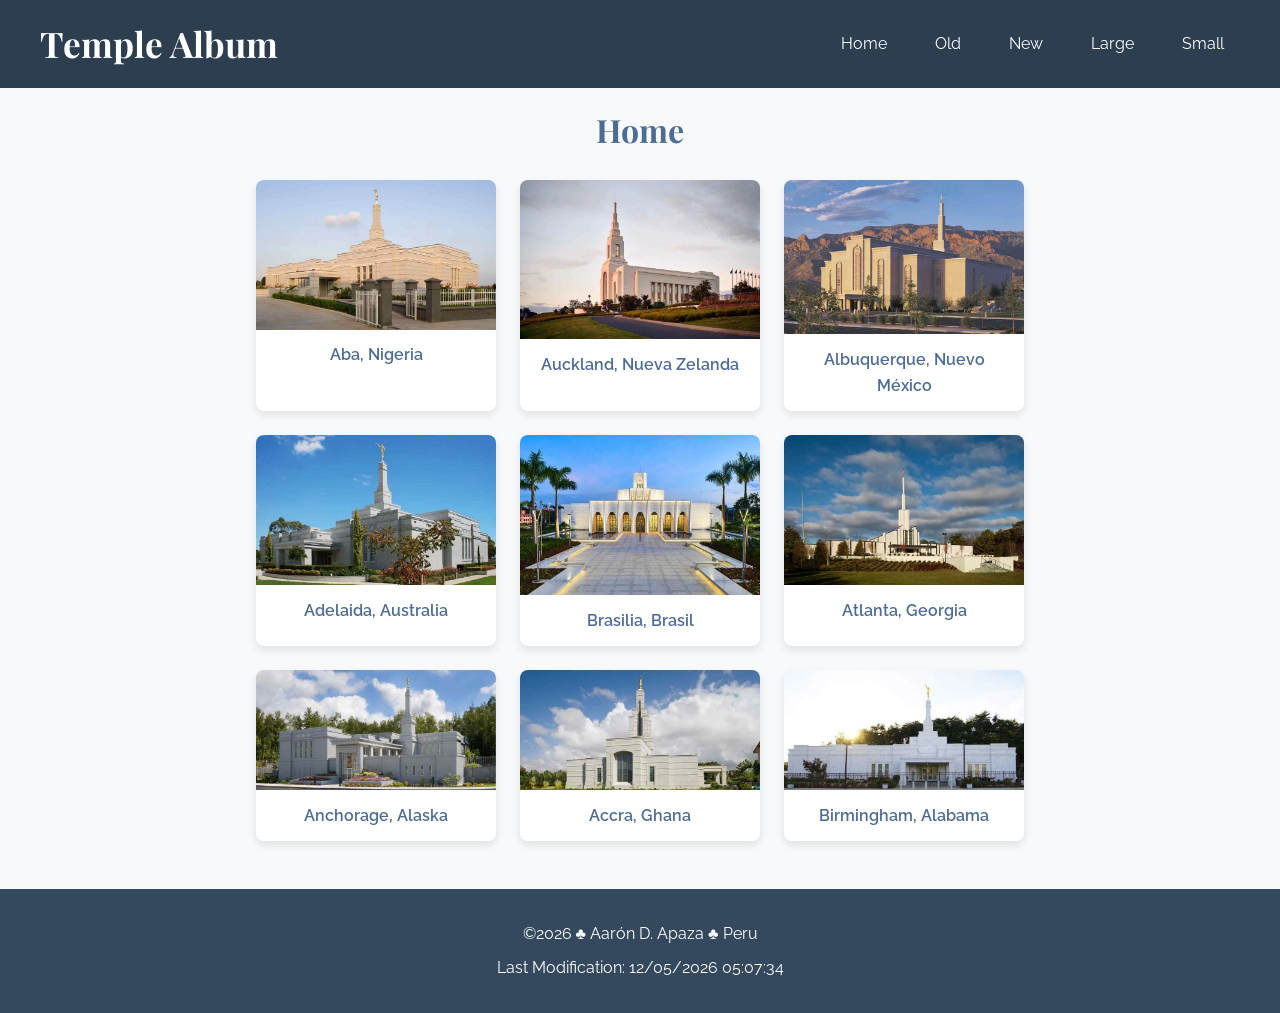
<file: temples.html>
<!DOCTYPE html>
<html lang="es">
<head>
    <meta charset="UTF-8">
    <meta name="viewport" content="width=device-width, initial-scale=1.0">
        <title>WDD 131 – Temple Album – Aaron Daniel Apaza Barra</title>   
        <meta name="author" content="Aarón Daniel Apaza Barra">
        <meta name="description" content="Explore our temple album featuring stunning images of ancient and modern temples. Discover sacred architecture from different eras and sizes in this responsive visual gallery.">
    <link rel="preconnect" href="https://fonts.googleapis.com">
    <link rel="preconnect" href="https://fonts.gstatic.com" crossorigin>
    <link href="https://fonts.googleapis.com/css2?family=Playfair+Display:wght@400;700&family=Raleway:wght@300;400;600&display=swap" rel="stylesheet">
    <link rel="stylesheet" href="styles/temples.css">
    <link rel="stylesheet" href="styles/temples-large.css" media="(min-width: 768px)">
    <script src="scripts/temples.js" defer></script>
</head>
<body>
    <header>
        <div class="header-content">
            <h1>Temple Album</h1>
            <button id="hamburger-btn" aria-label="Toggle menu">☰</button>
            <nav id="main-nav">
                <ul>
                    <li><a href="#">Home</a></li>
                    <li><a href="#">Old</a></li>
                    <li><a href="#">New</a></li>
                    <li><a href="#">Large</a></li>
                    <li><a href="#">Small</a></li>
                </ul>
            </nav>
        </div>
    </header>

    <main>
        <h2>Home</h2>
        <div class="gallery">
            <figure>
                <img src="images/a_aba_nigeria_temple_lds_9_11zon_1_11zon.webp" alt="Aba, Nigeria Temple">
                <figcaption>Aba, Nigeria</figcaption>
            </figure>
            <figure>
                <img src="images/h_auckland_new_zealand_temple_exteriors_7_11zon_8_11zon.webp" alt="Auckland, Nueva Zelanda Temple">
                <figcaption>Auckland, Nueva Zelanda</figcaption>
            </figure>
            <figure>
                <img src="images/b_abuquerque_temple_lds_10_11zon_2_11zon.webp" alt="Albuquerque, Nuevo México Temple">
                <figcaption>Albuquerque, Nuevo México</figcaption>
            </figure>
            <figure>
                <img src="images/d_adelaide_australia_temple_lds_3_11zon_4_11zon.webp" alt="Adelaida, Australia Temple">
                <figcaption>Adelaida, Australia </figcaption>
            </figure>
            <figure>
                <img src="images/f_brasilia_brazil_temple_exterior_11zon_6_11zon.webp
                " alt="Brasilia, Brasil Temple">
                <figcaption>Brasilia, Brasil</figcaption>
            </figure>
            <figure>
                <img src="images/g_atlanta_temple_lds_6_11zon_7_11zon.webp" alt="Atlanta, Georgia Temple">
                <figcaption>Atlanta, Georgia</figcaption>
            </figure>
            <figure>
                <img src="images/e_anchorage_alaska_temple_lds_4_11zon_5_11zon.webp" alt="Anchorage, Alaska Temple">
                <figcaption>Anchorage, Alaska</figcaption>
            </figure>
            <figure>
                <img src="images/c_accra_ghana_temple_lds_2_11zon_3_11zon.webp" alt="Accra, Ghana Temple">
                <figcaption>Accra, Ghana</figcaption>
            </figure>
            <figure>
                <img src="images/i_birmingham_alabama_temple_8_11zon_9_11zon.webp" alt="Birmingham, Alabama Temple">
                <figcaption>Birmingham, Alabama</figcaption>
            </figure>
        </div>
    </main>

    <footer>
        <p>&copy;<span id="currentyear"></span> ♣ Aarón D. Apaza ♣ Peru</p>
        <p id="lastModified">Last Modification: </p>
    </footer>
</body>
</html>
</file>
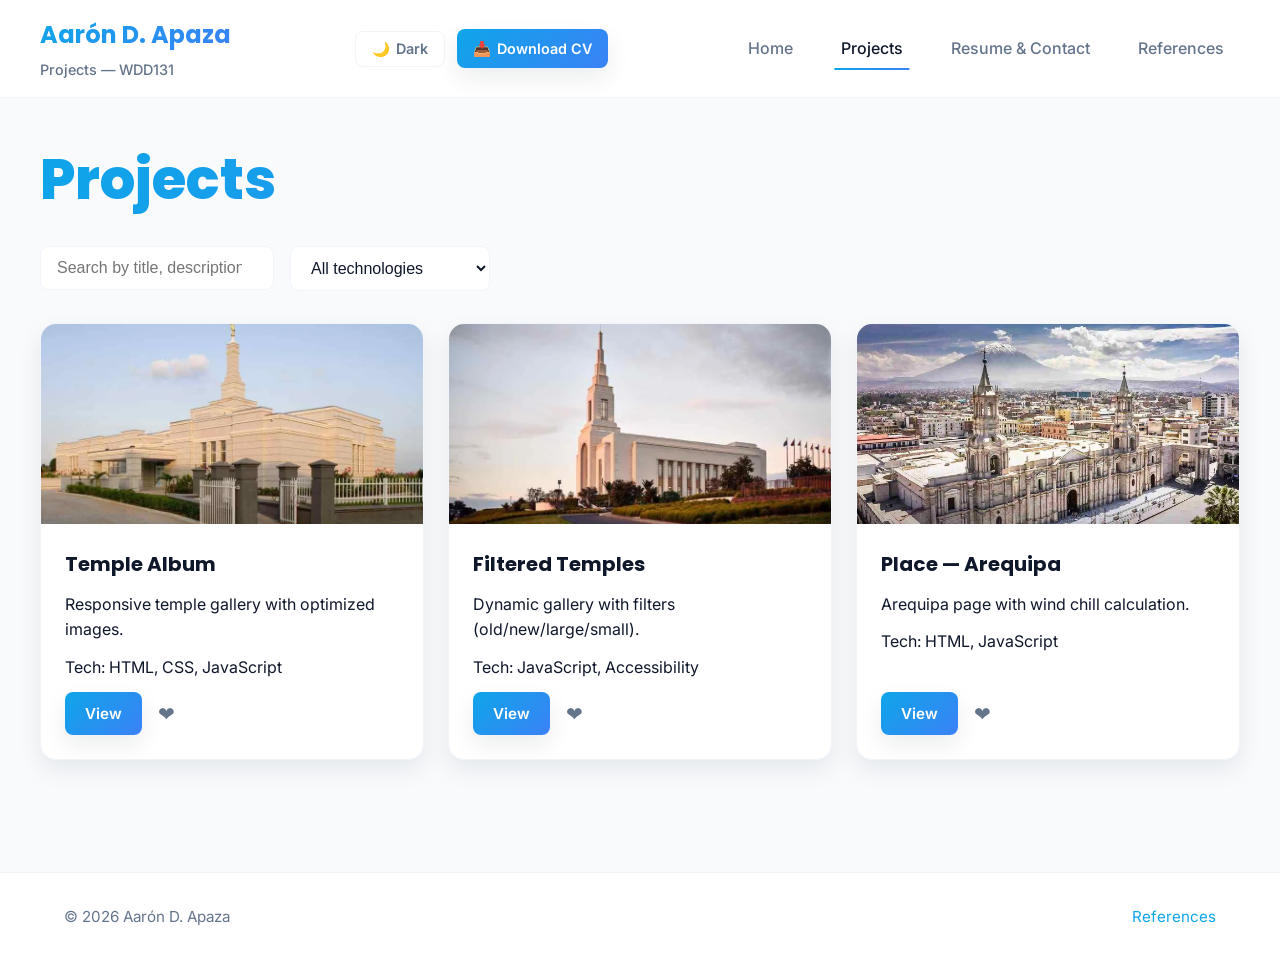
<file: project/projects.html>
<!doctype html>
<html lang="en">
<head>
  <meta charset="utf-8">
  <meta name="viewport" content="width=device-width,initial-scale=1">
  <title>Projects Portfolio - Aarón D. Apaza | Frontend Developer</title>
  <meta name="description" content="Explore my web development projects including responsive temple galleries, dynamic filtering systems, and location-based applications. Built with modern HTML, CSS, and JavaScript.">
  <meta name="keywords" content="frontend developer, web projects, JavaScript, React, portfolio, web development">
  <meta property="og:title" content="Projects Portfolio - Aarón D. Apaza">
  <meta property="og:description" content="Web development projects showcasing modern frontend technologies">
  <meta property="og:type" content="website">

  <!-- Preconnect for Google Fonts -->
  <link rel="preconnect" href="https://fonts.googleapis.com">
  <link rel="preconnect" href="https://fonts.gstatic.com" crossorigin>
  <!-- Preload critical fonts -->
  <link rel="preload" href="https://fonts.googleapis.com/css2?family=Inter:wght@300;400;500;600;700&family=Poppins:wght@500;600;700;800&display=swap" as="style" onload="this.onload=null;this.rel='stylesheet'">
  <noscript>
    <link href="https://fonts.googleapis.com/css2?family=Inter:wght@300;400;500;600;700&family=Poppins:wght@500;600;700;800&display=swap" rel="stylesheet">
  </noscript>
  <link rel="icon" type="image/x-icon" href="assets/destello.ico">
  <link rel="stylesheet" href="styles/styles.css">
  <script src="scripts/script.js" defer></script>
</head>
<body>
  <header class="site-header">
    <div class="container header-inner">
      <div class="brand"><h1><a href="index.html">Aarón D. Apaza</a></h1><p>Projects — WDD131</p></div>

      <!-- Header Controls: Dark theme + Download CV -->
      <div class="header-controls">
        <button id="theme-toggle" class="btn ghost" aria-pressed="false" aria-label="Toggle theme">
          <span class="theme-icon">🌙</span>
          <span class="text"> Dark</span>
        </button>
        <a href="assets/CV_Aaron_Apaza.pdf" download class="btn primary">
          <span>📥</span>
          <span class="text">Download CV</span>
        </a>
      </div>

      <button id="nav-toggle" aria-expanded="false" aria-controls="main-nav">☰</button>
      <nav class="main-nav" aria-hidden="true" id="main-nav">
        <ul>
          <li><a href="index.html">Home</a></li>
          <li><a href="projects.html" aria-current="page">Projects</a></li>
          <li><a href="resume.html">Resume & Contact</a></li>
          <li><a href="references.html">References</a></li>
        </ul>
      </nav>
    </div>
  </header>

  <main class="container page">
    <h2>Projects</h2>
    <div class="controls" aria-hidden="false">
      <input id="search" type="search" placeholder="Search by title, description or technology..." aria-label="Search projects">
      <select id="filter-tech" aria-label="Filter by technology">
        <option value="all">All technologies</option>
      </select>
    </div>

    <div id="projects-grid" class="grid" aria-live="polite">
      <!-- cards injected by script.js -->
    </div>
  </main>

  <div id="modal" class="modal" aria-hidden="true" role="dialog" aria-modal="true">
    <div class="modal-content" role="document"></div>
  </div>

  <footer class="site-footer">
    <div class="container">
      <p>&copy; <span id="year"></span> Aarón D. Apaza</p>
      <p><a href="references.html">References</a></p>
    </div>
  </footer>
</body>
</html>
</file>
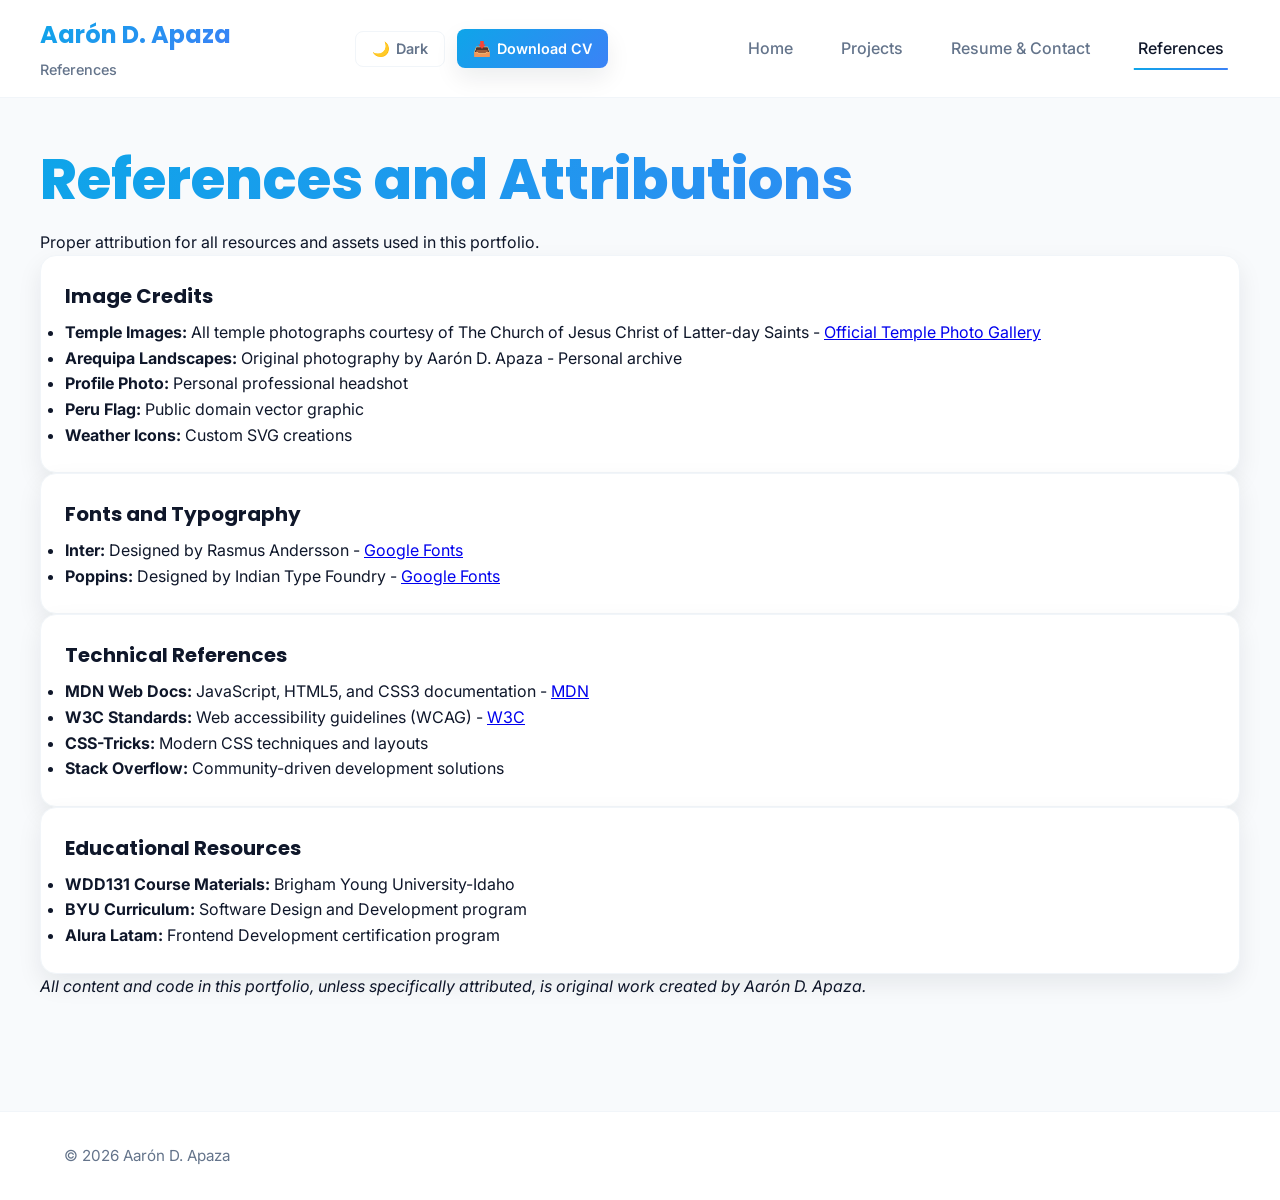
<file: project/references.html>
<!doctype html>
<html lang="en">
<head>
  <meta charset="utf-8">
  <meta name="viewport" content="width=device-width,initial-scale=1">
  <title>References — Aarón D. Apaza</title>
  <meta name="description" content="References and attributions for images and fonts used in the project.">
  <link href="https://fonts.googleapis.com/css2?family=Inter:wght@300;400;500;600;700&family=Poppins:wght@500;600;700;800&display=swap" rel="stylesheet">
    <link rel="icon" type="image/x-icon" href="assets/destello.ico">
  <link rel="stylesheet" href="styles/styles.css">
  <script src="scripts/script.js" defer></script>
</head>
<body>
  <header class="site-header">
    <div class="container header-inner">
      <div class="brand"><h1><a href="index.html">Aarón D. Apaza</a></h1><p>References</p></div>
      
      <!-- Header Controls: Dark theme + Download CV -->
      <div class="header-controls">
        <button id="theme-toggle" class="btn ghost" aria-pressed="false" aria-label="Toggle theme">
          <span class="theme-icon">🌙</span>
          <span class="text"> Dark</span>
        </button>
        <a href="assets/CV_Aaron_Apaza.pdf" download class="btn primary">
          <span>📥</span>
          <span class="text">Download CV</span>
        </a>
      </div>
      
      <button id="nav-toggle" aria-expanded="false" aria-controls="main-nav">☰</button>
      <nav class="main-nav" aria-hidden="true" id="main-nav">
        <ul>
          <li><a href="index.html">Home</a></li>
          <li><a href="projects.html">Projects</a></li>
          <li><a href="resume.html">Resume & Contact</a></li>
          <li><a href="references.html" aria-current="page">References</a></li>
        </ul>
      </nav>
    </div>
  </header>

  <main class="container page">
    <h2>References and Attributions</h2>
    <p>Proper attribution for all resources and assets used in this portfolio.</p>

    <div class="card">
      <h3>Image Credits</h3>
      <ul>
        <li><strong>Temple Images:</strong> All temple photographs courtesy of The Church of Jesus Christ of Latter-day Saints - <a href="https://www.churchofjesuschrist.org/temples/photo-gallery" target="_blank" rel="noopener">Official Temple Photo Gallery</a></li>
        <li><strong>Arequipa Landscapes:</strong> Original photography by Aarón D. Apaza - Personal archive</li>
        <li><strong>Profile Photo:</strong> Personal professional headshot</li>
        <li><strong>Peru Flag:</strong> Public domain vector graphic</li>
        <li><strong>Weather Icons:</strong> Custom SVG creations</li>
      </ul>
    </div>

    <div class="card">
      <h3>Fonts and Typography</h3>
      <ul>
        <li><strong>Inter:</strong> Designed by Rasmus Andersson - <a href="https://fonts.google.com/specimen/Inter" target="_blank" rel="noopener">Google Fonts</a></li>
        <li><strong>Poppins:</strong> Designed by Indian Type Foundry - <a href="https://fonts.google.com/specimen/Poppins" target="_blank" rel="noopener">Google Fonts</a></li>
      </ul>
    </div>

    <div class="card">
      <h3>Technical References</h3>
      <ul>
        <li><strong>MDN Web Docs:</strong> JavaScript, HTML5, and CSS3 documentation - <a href="https://developer.mozilla.org" target="_blank" rel="noopener">MDN</a></li>
        <li><strong>W3C Standards:</strong> Web accessibility guidelines (WCAG) - <a href="https://www.w3.org/WAI/standards-guidelines/wcag/" target="_blank" rel="noopener">W3C</a></li>
        <li><strong>CSS-Tricks:</strong> Modern CSS techniques and layouts</li>
        <li><strong>Stack Overflow:</strong> Community-driven development solutions</li>
      </ul>
    </div>

    <div class="card">
      <h3>Educational Resources</h3>
      <ul>
        <li><strong>WDD131 Course Materials:</strong> Brigham Young University-Idaho</li>
        <li><strong>BYU Curriculum:</strong> Software Design and Development program</li>
        <li><strong>Alura Latam:</strong> Frontend Development certification program</li>
      </ul>
    </div>

    <p><em>All content and code in this portfolio, unless specifically attributed, is original work created by Aarón D. Apaza.</em></p>
  </main>

  <footer class="site-footer">
    <div class="container">
      <p>&copy; <span id="year"></span> Aarón D. Apaza</p>
    </div>
  </footer>
</body>
</html>
</file>
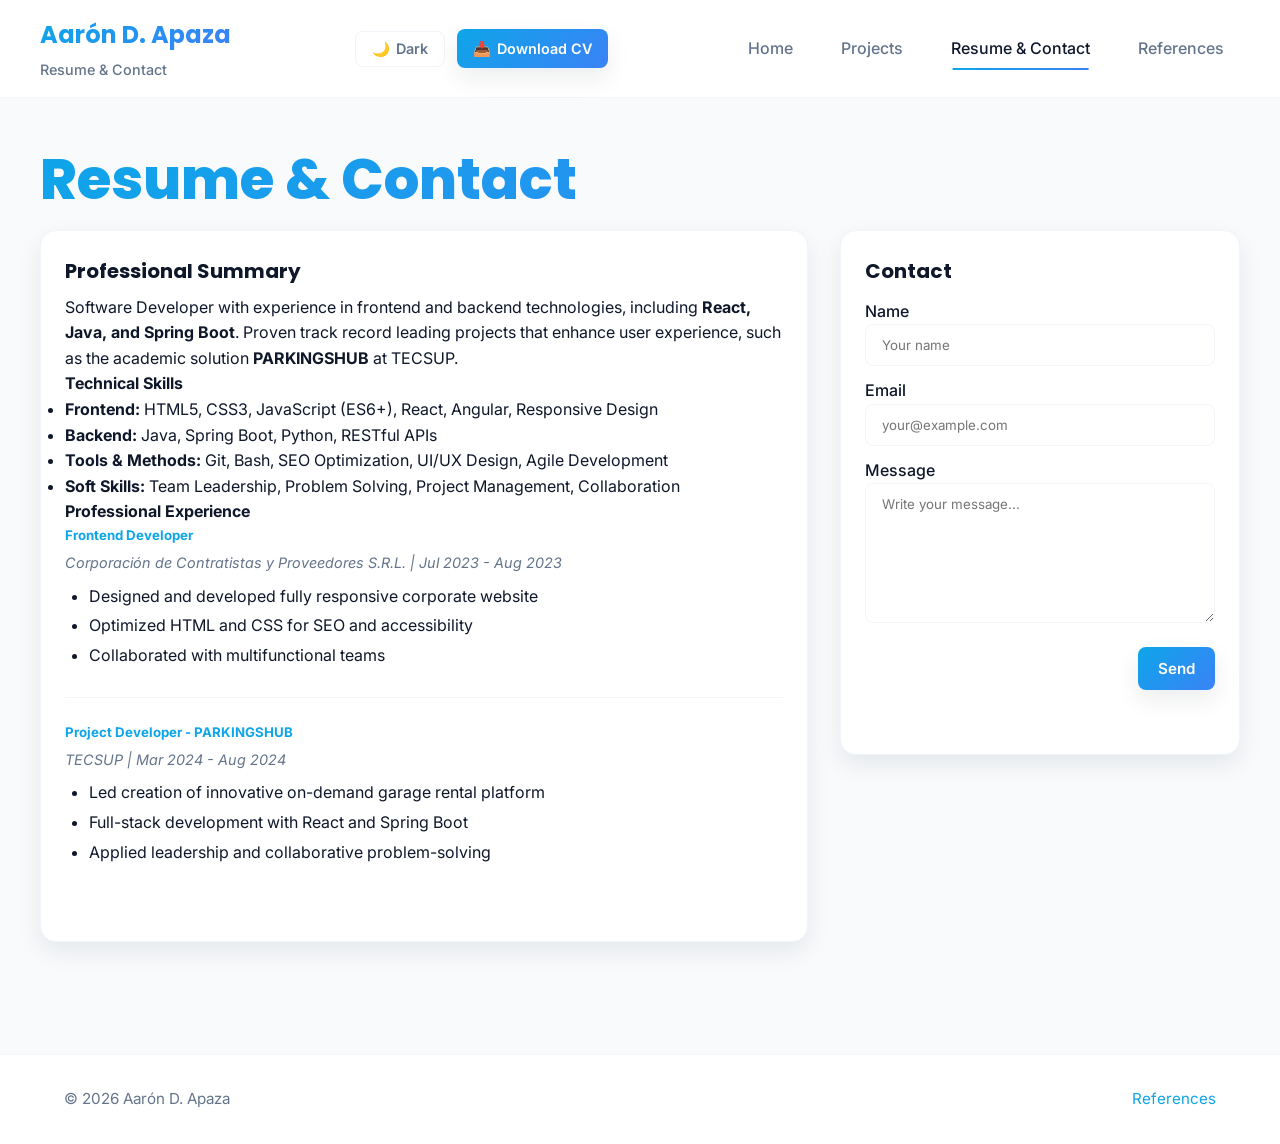
<file: project/resume.html>
<!doctype html>
<html lang="en">
<head>
  <meta charset="utf-8">
  <meta name="viewport" content="width=device-width,initial-scale=1">
  <title>Resume & Contact — Aarón D. Apaza</title>
  <meta name="description" content="Resume and contact form — Aarón D. Apaza">
  <link href="https://fonts.googleapis.com/css2?family=Inter:wght@300;400;500;600;700&family=Poppins:wght@500;600;700;800&display=swap" rel="stylesheet">
    <link rel="icon" type="image/x-icon" href="assets/destello.ico">
  <link rel="stylesheet" href="styles/styles.css">
  <script src="scripts/script.js" defer></script>
</head>
<body>
  <header class="site-header">
    <div class="container header-inner">
      <div class="brand"><h1><a href="index.html">Aarón D. Apaza</a></h1><p>Resume & Contact</p></div>
      
      <!-- Header Controls: Dark theme + Download CV -->
      <div class="header-controls">
        <button id="theme-toggle" class="btn ghost" aria-pressed="false" aria-label="Toggle theme">
          <span class="theme-icon">🌙</span>
          <span class="text"> Dark</span>
        </button>
        <a href="assets/CV_Aaron_Apaza.pdf" download class="btn primary">
          <span>📥</span>
          <span class="text">Download CV</span>
        </a>
      </div>
      
      <button id="nav-toggle" aria-expanded="false" aria-controls="main-nav">☰</button>
      <nav class="main-nav" aria-hidden="true" id="main-nav">
        <ul>
          <li><a href="index.html">Home</a></li>
          <li><a href="projects.html">Projects</a></li>
          <li><a href="resume.html" aria-current="page">Resume & Contact</a></li>
          <li><a href="references.html">References</a></li>
        </ul>
      </nav>
    </div>
  </header>

  <main class="container page">
    <h2>Resume & Contact</h2>

    <div class="two-col">
      <section class="card">
        <h3>Professional Summary</h3>
        <p>Software Developer with experience in frontend and backend technologies, including <strong>React, Java, and Spring Boot</strong>. Proven track record leading projects that enhance user experience, such as the academic solution <strong>PARKINGSHUB</strong> at TECSUP.</p>
        
        <h4>Technical Skills</h4>
        <ul>
          <li><strong>Frontend:</strong> HTML5, CSS3, JavaScript (ES6+), React, Angular, Responsive Design</li>
          <li><strong>Backend:</strong> Java, Spring Boot, Python, RESTful APIs</li>
          <li><strong>Tools & Methods:</strong> Git, Bash, SEO Optimization, UI/UX Design, Agile Development</li>
          <li><strong>Soft Skills:</strong> Team Leadership, Problem Solving, Project Management, Collaboration</li>
        </ul>

        <h4>Professional Experience</h4>
        <div class="experience-item">
          <h5>Frontend Developer</h5>
          <p><em>Corporación de Contratistas y Proveedores S.R.L. | Jul 2023 - Aug 2023</em></p>
          <ul>
            <li>Designed and developed fully responsive corporate website</li>
            <li>Optimized HTML and CSS for SEO and accessibility</li>
            <li>Collaborated with multifunctional teams</li>
          </ul>
        </div>

        <div class="experience-item">
          <h5>Project Developer - PARKINGSHUB</h5>
          <p><em>TECSUP | Mar 2024 - Aug 2024</em></p>
          <ul>
            <li>Led creation of innovative on-demand garage rental platform</li>
            <li>Full-stack development with React and Spring Boot</li>
            <li>Applied leadership and collaborative problem-solving</li>
          </ul>
        </div>
      </section>

      <section class="card" aria-labelledby="contact-title">
        <h3 id="contact-title">Contact</h3>
        <form id="contact-form" novalidate>
          <label for="name">Name
            <input id="name" name="name" type="text" required minlength="2" placeholder="Your name">
          </label>

          <label for="email">Email
            <input id="email" name="email" type="email" required placeholder="your@example.com">
          </label>

          <label for="message">Message
            <textarea id="message" name="message" required minlength="10" placeholder="Write your message..."></textarea>
          </label>

          <div class="form-actions">
            <button id="contact-submit" type="submit" class="btn">Send</button>
          </div>

          <div id="form-status" role="status" aria-live="polite"></div>
        </form>
      </section>
    </div>
  </main>

  <footer class="site-footer">
    <div class="container">
      <p>&copy; <span id="year"></span> Aarón D. Apaza</p>
      <p><a href="references.html">References</a></p>
    </div>
  </footer>
</body>
</html>
</file>
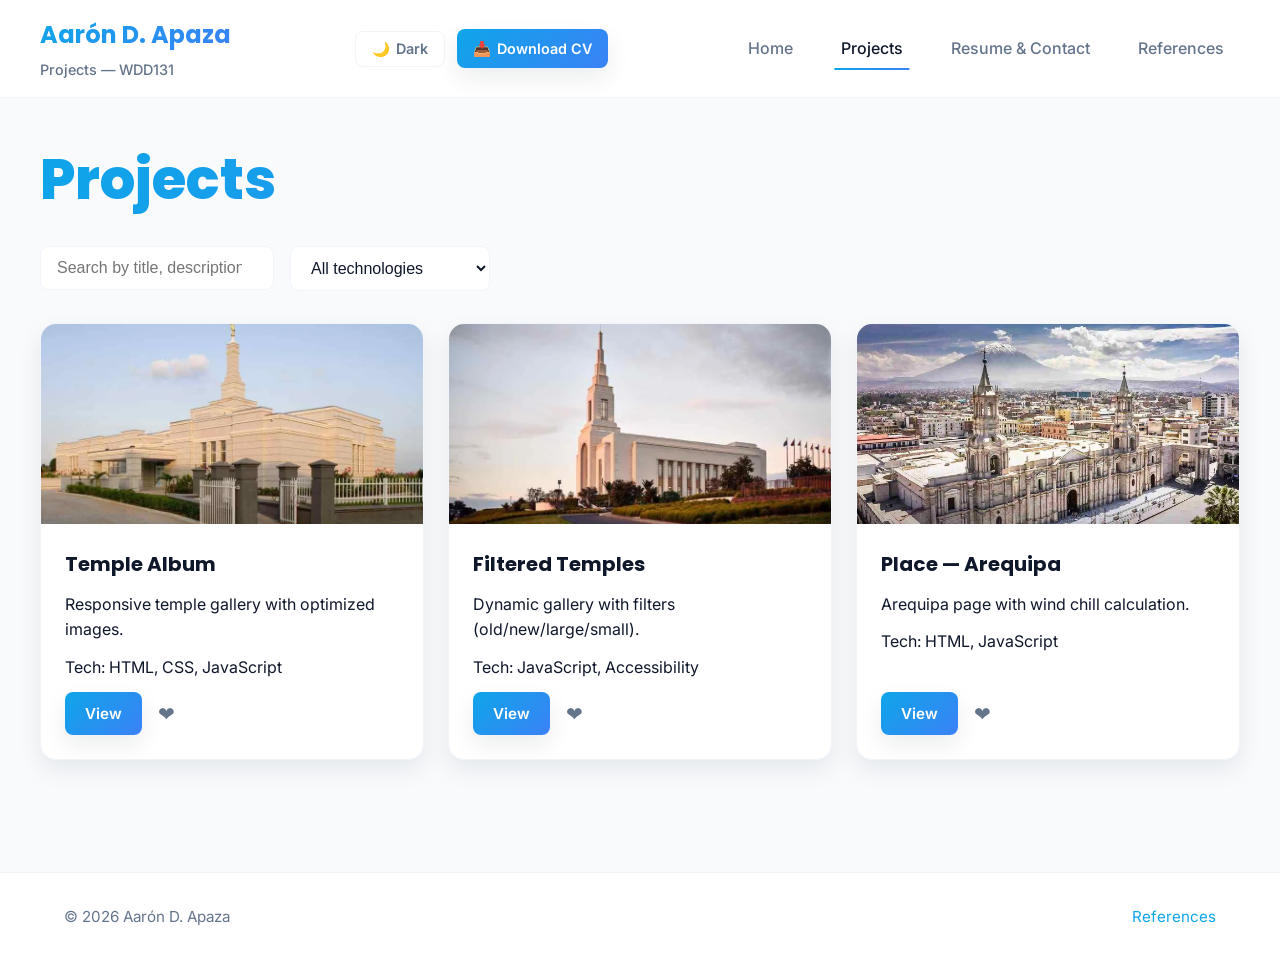
<file: proyect/projects.html>
<!doctype html>
<html lang="en">
<head>
  <meta charset="utf-8" />
  <meta name="viewport" content="width=device-width,initial-scale=1" />
  <title>Projects Portfolio - Aarón D. Apaza | Frontend Developer</title>
  <meta name="description" content="Explore my web development projects including responsive temple galleries, dynamic filtering systems, and location-based applications. Built with modern HTML, CSS, and JavaScript.">
  <meta name="keywords" content="frontend developer, web projects, JavaScript, React, portfolio, web development">
  <meta property="og:title" content="Projects Portfolio - Aarón D. Apaza">
  <meta property="og:description" content="Web development projects showcasing modern frontend technologies">
  <meta property="og:type" content="website">

  <!-- Preconnect for Google Fonts -->
  <link rel="preconnect" href="https://fonts.googleapis.com">
  <link rel="preconnect" href="https://fonts.gstatic.com" crossorigin>
  <!-- Preload critical fonts -->
  <link rel="preload" href="https://fonts.googleapis.com/css2?family=Inter:wght@300;400;500;600;700&family=Poppins:wght@500;600;700;800&display=swap" as="style" onload="this.onload=null;this.rel='stylesheet'">
  <noscript>
    <link href="https://fonts.googleapis.com/css2?family=Inter:wght@300;400;500;600;700&family=Poppins:wght@500;600;700;800&display=swap" rel="stylesheet">
  </noscript>

  <link rel="stylesheet" href="styles/styles.css">
  <script src="scripts/script.js" defer></script>
</head>
<body>
  <header class="site-header">
    <div class="container header-inner">
      <div class="brand"><h1><a href="index.html">Aarón D. Apaza</a></h1><p>Projects — WDD131</p></div>

      <!-- Header Controls: Dark theme + Download CV -->
      <div class="header-controls">
        <button id="theme-toggle" class="btn ghost" aria-pressed="false" aria-label="Toggle theme">
          <span class="theme-icon">🌙</span>
          <span class="text"> Dark</span>
        </button>
        <a href="assets/CV_Aaron_Apaza.pdf" download class="btn primary">
          <span>📥</span>
          <span class="text">Download CV</span>
        </a>
      </div>

      <button id="nav-toggle" aria-expanded="false" aria-controls="main-nav">☰</button>
      <nav class="main-nav" aria-hidden="true" id="main-nav">
        <ul>
          <li><a href="index.html">Home</a></li>
          <li><a href="projects.html" aria-current="page">Projects</a></li>
          <li><a href="resume.html">Resume & Contact</a></li>
          <li><a href="references.html">References</a></li>
        </ul>
      </nav>
    </div>
  </header>

  <main class="container page" role="main">
    <h2>Projects</h2>
    <div class="controls" aria-hidden="false">
      <input id="search" type="search" placeholder="Search by title, description or technology..." aria-label="Search projects">
      <select id="filter-tech" aria-label="Filter by technology">
        <option value="all">All technologies</option>
      </select>
    </div>

    <section id="projects-grid" class="grid" aria-live="polite">
      <!-- cards injected by script.js -->
    </section>
  </main>

  <div id="modal" class="modal" aria-hidden="true" role="dialog" aria-modal="true">
    <div class="modal-content" role="document"></div>
  </div>

  <footer class="site-footer">
    <div class="container">
      <p>&copy; <span id="year"></span> Aarón D. Apaza</p>
      <p><a href="references.html">References</a></p>
    </div>
  </footer>
</body>
</html>
</file>
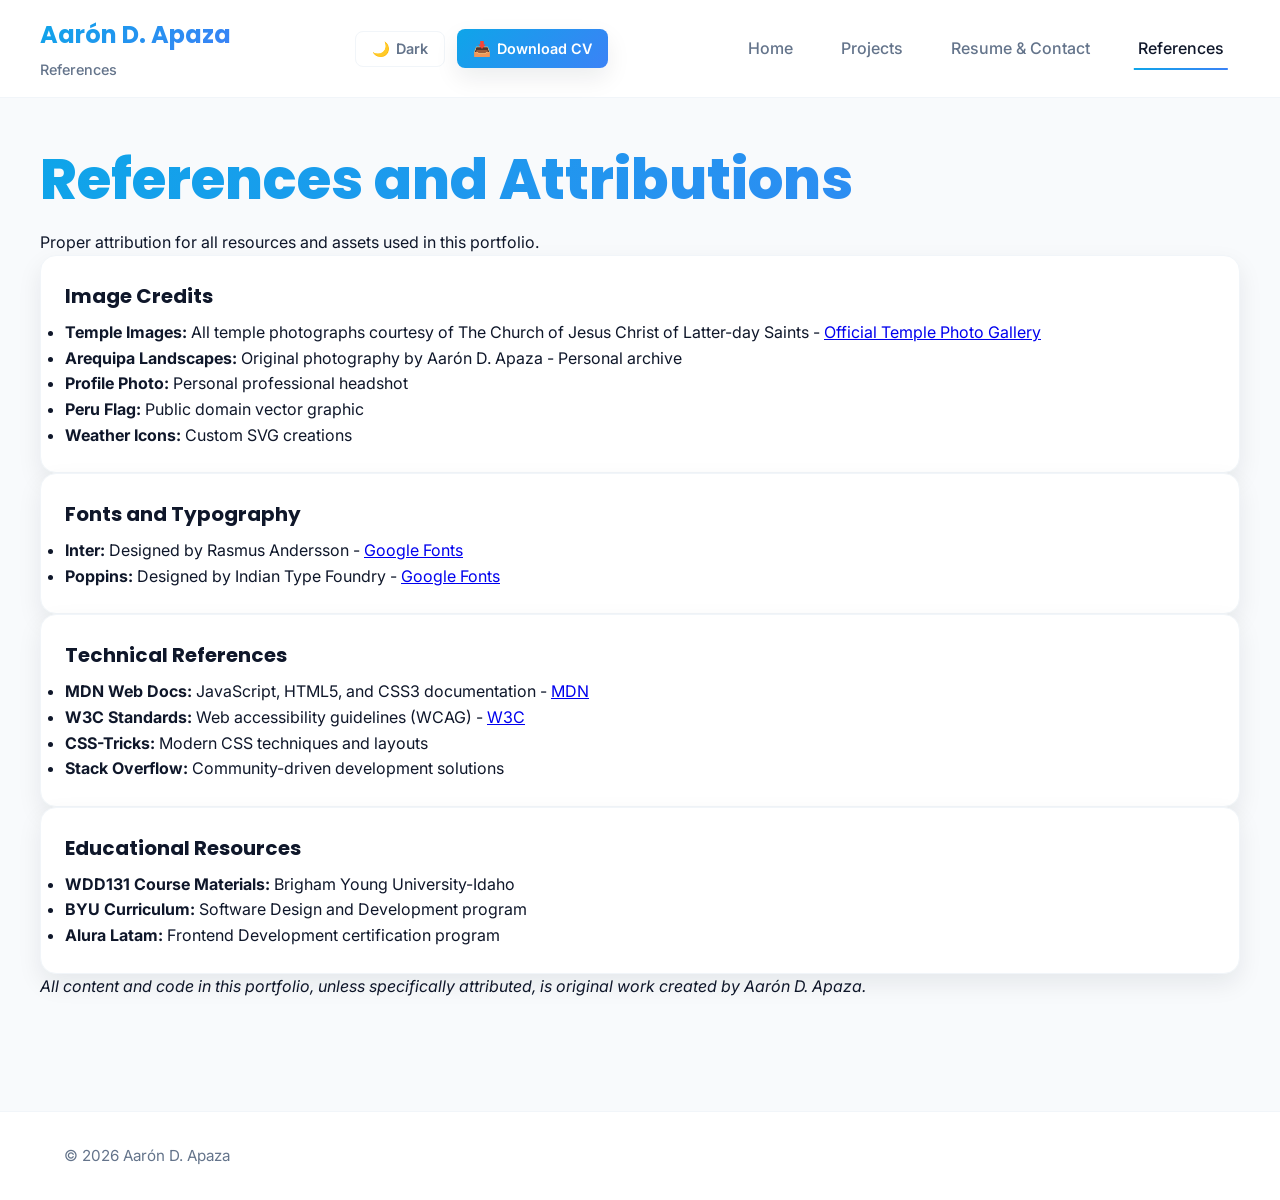
<file: proyect/references.html>
<!doctype html>
<html lang="en">
<head>
  <meta charset="utf-8" />
  <meta name="viewport" content="width=device-width,initial-scale=1" />
  <title>References — Aarón D. Apaza</title>
  <meta name="description" content="References and attributions for images and fonts used in the project.">
  <link href="https://fonts.googleapis.com/css2?family=Inter:wght@300;400;500;600;700&family=Poppins:wght@500;600;700;800&display=swap" rel="stylesheet">
  <link rel="stylesheet" href="styles/styles.css">
  <script src="scripts/script.js" defer></script>
</head>
<body>
  <header class="site-header">
    <div class="container header-inner">
      <div class="brand"><h1><a href="index.html">Aarón D. Apaza</a></h1><p>References</p></div>
      
      <!-- Header Controls: Dark theme + Download CV -->
      <div class="header-controls">
        <button id="theme-toggle" class="btn ghost" aria-pressed="false" aria-label="Toggle theme">
          <span class="theme-icon">🌙</span>
          <span class="text"> Dark</span>
        </button>
        <a href="assets/CV_Aaron_Apaza.pdf" download class="btn primary">
          <span>📥</span>
          <span class="text">Download CV</span>
        </a>
      </div>
      
      <button id="nav-toggle" aria-expanded="false" aria-controls="main-nav">☰</button>
      <nav class="main-nav" aria-hidden="true" id="main-nav">
        <ul>
          <li><a href="index.html">Home</a></li>
          <li><a href="projects.html">Projects</a></li>
          <li><a href="resume.html">Resume & Contact</a></li>
          <li><a href="references.html" aria-current="page">References</a></li>
        </ul>
      </nav>
    </div>
  </header>

  <main class="container page">
    <h2>References and Attributions</h2>
    <p>Proper attribution for all resources and assets used in this portfolio.</p>

    <div class="card">
      <h3>Image Credits</h3>
      <ul>
        <li><strong>Temple Images:</strong> All temple photographs courtesy of The Church of Jesus Christ of Latter-day Saints - <a href="https://www.churchofjesuschrist.org/temples/photo-gallery" target="_blank" rel="noopener">Official Temple Photo Gallery</a></li>
        <li><strong>Arequipa Landscapes:</strong> Original photography by Aarón D. Apaza - Personal archive</li>
        <li><strong>Profile Photo:</strong> Personal professional headshot</li>
        <li><strong>Peru Flag:</strong> Public domain vector graphic</li>
        <li><strong>Weather Icons:</strong> Custom SVG creations</li>
      </ul>
    </div>

    <div class="card">
      <h3>Fonts and Typography</h3>
      <ul>
        <li><strong>Inter:</strong> Designed by Rasmus Andersson - <a href="https://fonts.google.com/specimen/Inter" target="_blank" rel="noopener">Google Fonts</a></li>
        <li><strong>Poppins:</strong> Designed by Indian Type Foundry - <a href="https://fonts.google.com/specimen/Poppins" target="_blank" rel="noopener">Google Fonts</a></li>
      </ul>
    </div>

    <div class="card">
      <h3>Technical References</h3>
      <ul>
        <li><strong>MDN Web Docs:</strong> JavaScript, HTML5, and CSS3 documentation - <a href="https://developer.mozilla.org" target="_blank" rel="noopener">MDN</a></li>
        <li><strong>W3C Standards:</strong> Web accessibility guidelines (WCAG) - <a href="https://www.w3.org/WAI/standards-guidelines/wcag/" target="_blank" rel="noopener">W3C</a></li>
        <li><strong>CSS-Tricks:</strong> Modern CSS techniques and layouts</li>
        <li><strong>Stack Overflow:</strong> Community-driven development solutions</li>
      </ul>
    </div>

    <div class="card">
      <h3>Educational Resources</h3>
      <ul>
        <li><strong>WDD131 Course Materials:</strong> Brigham Young University-Idaho</li>
        <li><strong>BYU Curriculum:</strong> Software Design and Development program</li>
        <li><strong>Alura Latam:</strong> Frontend Development certification program</li>
      </ul>
    </div>

    <p><em>All content and code in this portfolio, unless specifically attributed, is original work created by Aarón D. Apaza.</em></p>
  </main>

  <footer class="site-footer">
    <div class="container">
      <p>&copy; <span id="year"></span> Aarón D. Apaza</p>
    </div>
  </footer>
</body>
</html>
</file>
<file: styles/base.css>
* {
    margin: 0;
    padding: 0;
    box-sizing: border-box;
    font-family: 'Roboto', -apple-system, BlinkMacSystemFont, sans-serif;
}

:root {
    --primary-color: #2c3e50;
    --secondary-color: #3498db;
    --accent-color: #e74c3c;
    --background-color: #f9f9f9;
    --card-background: #ffffff;
    --text-color: #333333;
    --light-text: #7f8c8d;
    --border-color: #dddddd;
    --shadow: 0 4px 8px rgba(0, 0, 0, 0.1);
}

body {
    background-color: var(--background-color);
    color: var(--text-color);
    line-height: 1.6;
    max-width: 1200px;
    margin: 0 auto;
    padding: 20px;
}

header {
    text-align: center;
    margin-bottom: 30px;
    padding: 20px;
    background: linear-gradient(135deg, var(--primary-color), #1a2530);
    color: white;
    border-radius: 10px;
    box-shadow: var(--shadow);
}

#course-title {
    display: block;
    font-size: 2rem;
    font-weight: bold;
    margin-bottom: 15px;
}

nav {
    display: flex;
    justify-content: center;
    flex-wrap: wrap;
    gap: 20px;
    margin-top: 20px;
}

nav a {
    text-decoration: none;
    color: white;
    font-weight: bold;
    padding: 10px 20px;
    border-radius: 5px;
    background-color: rgba(255, 255, 255, 0.2);
    transition: all 0.3s ease;
    display: flex;
    align-items: center;
    gap: 8px;
}

nav a:hover, nav a:focus {
    background-color: rgba(255, 255, 255, 0.3);
    transform: translateY(-3px);
    outline: 2px solid white;
}

main {
    display: grid;
    grid-template-columns: 2fr 1fr;
    gap: 30px;
    margin-bottom: 30px;
}

@media (max-width: 768px) {
    main {
        grid-template-columns: 1fr;
    }
    
    .country-content {
        flex-direction: column;
    }
    
    .profile-content {
        flex-direction: column;
    }
}

.card {
    background-color: var(--card-background);
    padding: 25px;
    border-radius: 10px;
    box-shadow: var(--shadow);
}

h1 {
    color: var(--primary-color);
    text-align: center;
    margin-bottom: 30px;
    font-size: 2.2rem;
    padding: 15px;
    background-color: #e8f4fc;
    border-radius: 10px;
}

h2 {
    color: var(--primary-color);
    margin-bottom: 20px;
    padding-bottom: 10px;
    border-bottom: 2px solid var(--border-color);
}

.profile-content {
    display: flex;
    gap: 20px;
    margin-bottom: 30px;
}

.profile-text {
    flex: 2;
}

.profile-image {
    flex: 1;
    display: flex;
    justify-content: center;
    align-items: flex-start;
}

.profile-image img {
    max-width: 100%;
    height: auto;
    border-radius: 8px;
    box-shadow: 0 4px 8px rgba(0,0,0,0.2);
    border: 3px solid var(--secondary-color);
}

.country-content {
    display: flex;
    gap: 20px;
}

.country-text {
    flex: 2;
}

.country-image {
    flex: 1;
    display: flex;
    flex-direction: column;
    align-items: center;
    gap: 10px;
}

.country-image img {
    max-width: 100%;
    height: auto;
    border-radius: 8px;
    box-shadow: 0 4px 8px rgba(0,0,0,0.2);
    border: 3px solid var(--secondary-color);
}

.flag-container {
    display: flex;
    align-items: center;
    gap: 10px;
    margin-top: 10px;
}

.flag {
    width: 40px;
    height: 30px;
    background: linear-gradient(90deg, #fc3e32 33%, #ffffff 33%, #ffffff 66%, #fc3e32 66%);
    border: 1px solid #ddd;
    box-shadow: 0 2px 4px rgba(0,0,0,0.1);
}

ul {
    list-style-type: none;
}

li {
    margin-bottom: 12px;
    padding-left: 25px;
    position: relative;
}

li:before {
    content: "•";
    color: var(--secondary-color);
    font-weight: bold;
    font-size: 1.5rem;
    position: absolute;
    left: 0;
    top: -5px;
}

a {
    color: var(--secondary-color);
    text-decoration: none;
    transition: color 0.3s ease;
}

a:hover, a:focus {
    color: var(--accent-color);
    text-decoration: underline;
    outline: 1px dotted var(--accent-color);
}

footer {
    text-align: center;
    margin-top: 40px;
    padding: 25px;
    border-top: 3px solid var(--border-color);
    color: var(--light-text);
    font-size: 1rem;
    background-color: #f0f0f0;
    border-radius: 10px;
}

.separator {
    height: 2px;
    background: linear-gradient(to right, transparent, var(--border-color), transparent);
    margin: 25px 0;
}
</file>
<file: project/styles/styles.css>
/**
 * proyect/styles.css
 * Professional portfolio styles - Responsive, accessible, dark theme support
 * Features: CSS variables, modern layout, smooth transitions
 * Optimized for performance and CLS
 */

:root {
  /* Light theme variables */
  --bg: #f8fafc;
  --surface: #ffffff;
  --muted: #f1f5f9;
  --text: #0f172a;
  --muted-text: #64748b;
  --accent: #0ea5e9;
  --accent-2: #f59e0b;
  --accent-gradient: linear-gradient(135deg, #0ea5e9 0%, #3b82f6 100%);
  --radius: 16px;
  --radius-sm: 8px;
  --shadow: 0 10px 25px rgba(15, 23, 42, 0.08);
  --shadow-lg: 0 20px 40px rgba(15, 23, 42, 0.12);
  --max-width: 1200px;
  --gap: 1.5rem;
  --header-height: 80px;
  font-size: 16px;
  color-scheme: light;
}

/* Dark theme variables */
[data-theme="dark"] {
  --bg: #0f172a;
  --surface: #1e293b;
  --muted: #334155;
  --text: #f1f5f9;
  --muted-text: #94a3b8;
  --accent: #60a5fa;
  --accent-2: #f59e0b;
  --accent-gradient: linear-gradient(135deg, #60a5fa 0%, #3b82f6 100%);
  --shadow: 0 10px 25px rgba(0, 0, 0, 0.3);
  --shadow-lg: 0 20px 40px rgba(0, 0, 0, 0.4);
  color-scheme: dark;
}

/* Reset and base styles */
* {
  box-sizing: border-box;
  margin: 0;
  padding: 0;
}

html, body {
  height: 100%;
  scroll-behavior: smooth;
}

body {
  font-family: "Inter", system-ui, -apple-system, "Segoe UI", Roboto, "Helvetica Neue", Arial;
  background: var(--bg);
  color: var(--text);
  -webkit-font-smoothing: antialiased;
  line-height: 1.6;
  overflow-x: hidden;
  transition: background-color 0.3s ease, color 0.3s ease;
}

/* Container utility */
.container {
  max-width: var(--max-width);
  margin: 0 auto;
  padding: 0 1.5rem;
}

/* Header styles */
.site-header {
  background: var(--surface);
  border-bottom: 1px solid var(--muted);
  position: sticky;
  top: 0;
  z-index: 100;
  transition: all 0.3s ease;
}

.header-inner {
  display: flex;
  align-items: center;
  justify-content: space-between;
  gap: 1rem;
  padding: 1rem 0;
  min-height: var(--header-height);
}

.brand h1 {
  font-family: "Poppins", sans-serif;
  font-weight: 700;
  font-size: 1.5rem;
  color: var(--text);
  transition: all 0.3s ease;
  /* font-display: swap; */
}

.brand h1 a {
  text-decoration: none;
  color: inherit;
  background: var(--accent-gradient);
  -webkit-background-clip: text;
  background-clip: text;
  color: transparent;
}

.brand p {
  color: var(--muted-text);
  font-size: 0.9rem;
  margin-top: 0.25rem;
  font-weight: 500;
  /* font-display: swap */
}

/* Header controls */
.header-controls {
  display: flex;
  gap: 0.75rem;
  align-items: center;
  min-height: 44px;
}

.header-controls .btn {
  padding: 0.5rem 1rem;
  font-size: 0.9rem;
  transition: all 0.2s ease;
  display: flex;
  align-items: center;
  gap: 0.4rem;
}

.header-controls .btn.ghost {
  background: transparent;
  border: 1px solid var(--muted);
  color: var(--muted-text);
}

.header-controls .btn.primary {
  background: var(--accent-gradient);
  color: white;
  border: none;
}

.header-controls .btn.primary:hover {
  transform: translateY(-2px);
  box-shadow: var(--shadow-lg);
}

/* Navigation */
#nav-toggle {
  display: none;
  background: none;
  border: 0;
  font-size: 1.5rem;
  cursor: pointer;
  padding: 0.5rem;
  border-radius: var(--radius-sm);
  transition: background 0.2s ease;
  color: var(--text);
}

#nav-toggle:hover {
  background: var(--muted);
}

.main-nav ul {
  list-style: none;
  display: flex;
  gap: 1rem;
  align-items: center;
}

.main-nav a {
  display: inline-block;
  padding: 0.5rem 1rem;
  border-radius: var(--radius-sm);
  color: var(--muted-text);
  text-decoration: none;
  font-weight: 500;
  transition: all 0.2s ease;
  position: relative;
}

.main-nav a::after {
  content: '';
  position: absolute;
  bottom: 0;
  left: 50%;
  width: 0;
  height: 2px;
  background: var(--accent-gradient);
  transition: all 0.3s ease;
  transform: translateX(-50%);
}

.main-nav a[aria-current="page"], 
.main-nav a:hover, 
.main-nav a:focus {
  color: var(--text);
}

.main-nav a[aria-current="page"]::after,
.main-nav a:hover::after {
  width: 80%;
}

/* Mobile navigation */
@media (max-width: 880px) {
  #nav-toggle {
    display: inline-block;
  }
  
  .main-nav {
    position: fixed;
    top: var(--header-height);
    left: 0;
    right: 0;
    background: var(--surface);
    box-shadow: var(--shadow-lg);
    padding: 1.5rem;
    display: none;
    z-index: 99;
    transform: translateY(-10px);
    opacity: 0;
    transition: all 0.3s ease;
  }
  
  .main-nav.open {
    display: block;
    transform: translateY(0);
    opacity: 1;
  }
  
  .main-nav ul {
    flex-direction: column;
    gap: 0.5rem;
  }
  
  .main-nav a {
    display: block;
    padding: 0.75rem 1rem;
    width: 100%;
    text-align: center;
  }
  
  .main-nav a::after {
    display: none;
  }

  .header-controls {
    gap: 0.5rem;
  }
  
  .header-controls .btn span.text {
    display: none;
  }
  
  .header-controls .btn {
    padding: 0.5rem;
  }
}

/* Main page content */
.page {
  padding: 3rem 0;
}

.page h2 {
  font-family: "Poppins", sans-serif;
  font-size: clamp(2rem, 5vw, 3.5rem);
  font-weight: 800;
  margin-bottom: 1rem;
  line-height: 1.2;
  background: var(--accent-gradient);
  -webkit-background-clip: text;
  background-clip: text;
  color: transparent;
}

.lead {
  color: var(--muted-text);
  font-size: 1.25rem;
  margin: 1rem 0 2rem;
  max-width: 600px;
}

/* Hero section styles */
.hero-section {
  margin-bottom: 3rem;
}

.hero-content {
  display: grid;
  grid-template-columns: 2fr 1fr;
  gap: 3rem;
  align-items: center;
}

.hero-text h2 {
  font-family: "Poppins", sans-serif;
  font-size: clamp(2.5rem, 6vw, 4rem);
  font-weight: 800;
  margin-bottom: 1rem;
  line-height: 1.1;
  background: var(--accent-gradient);
  -webkit-background-clip: text;
  background-clip: text;
  color: transparent;
}

.hero-text .lead {
  font-size: 1.5rem;
  font-weight: 600;
  color: var(--accent);
  margin-bottom: 1.5rem;
}

.hero-badges {
  display: flex;
  flex-wrap: wrap;
  gap: 0.5rem;
  margin-top: 1.5rem;
}

.badge {
  background: var(--accent-gradient);
  color: white;
  padding: 0.4rem 1rem;
  border-radius: 20px;
  font-size: 0.8rem;
  font-weight: 600;
}

.hero-image {
  text-align: center;
}

.hero-image img {
  width: 100%;
  max-width: 300px;
  height: auto;
  border-radius: 50%;
  box-shadow: var(--shadow-lg);
  border: 4px solid var(--surface);
  aspect-ratio: 1 / 1;
}

/* Responsive hero section */
@media (max-width: 768px) {
  .hero-content {
    grid-template-columns: 1fr;
    gap: 2rem;
    text-align: center;
  }
  
  .hero-image {
    order: -1;
  }
  
  .hero-image img {
    max-width: 250px;
  }
  
  .hero-badges {
    justify-content: center;
  }
}

/* Hero cards grid */
.hero-cards {
  display: grid;
  grid-template-columns: repeat(auto-fit, minmax(280px, 1fr));
  gap: var(--gap);
  margin-top: 2rem;
}

.card {
  background: var(--surface);
  border-radius: var(--radius);
  padding: 1.5rem;
  box-shadow: var(--shadow);
  transition: all 0.3s ease;
  position: relative;
  overflow: hidden;
  border: 1px solid var(--muted);
}

.card::before {
  content: '';
  position: absolute;
  top: 0;
  left: 0;
  width: 100%;
  height: 4px;
  background: var(--accent-gradient);
  transform: scaleX(0);
  transform-origin: left;
  transition: transform 0.4s ease;
}

.card:hover {
  transform: translateY(-5px);
  box-shadow: var(--shadow-lg);
}

.card:hover::before {
  transform: scaleX(1);
}

.card h3 {
  font-family: "Poppins", sans-serif;
  font-size: 1.25rem;
  margin-bottom: 0.5rem;
  color: var(--text);
}

.card small {
  display: block;
  color: var(--muted-text);
  line-height: 1.5;
}

/* Filter controls */
.controls {
  display: flex;
  gap: 1rem;
  flex-wrap: wrap;
  margin: 2rem 0;
  align-items: center;
}

.controls input, .controls select {
  padding: 0.75rem 1rem;
  border-radius: var(--radius-sm);
  border: 1px solid var(--muted);
  background: var(--surface);
  color: var(--text);
  min-width: 200px;
  font-size: 1rem;
  transition: all 0.2s ease;
}

.controls input:focus, .controls select:focus {
  outline: none;
  border-color: var(--accent);
  box-shadow: 0 0 0 3px rgba(14, 165, 233, 0.1);
}

/* Projects grid */
.grid {
  display: grid;
  grid-template-columns: repeat(auto-fill, minmax(300px, 1fr));
  gap: 1.5rem;
}

.project-card {
  background: var(--surface);
  border-radius: var(--radius);
  overflow: hidden;
  box-shadow: var(--shadow);
  display: flex;
  flex-direction: column;
  transition: all 0.4s ease;
  opacity: 0;
  transform: translateY(20px);
  animation: fadeInUp 0.6s ease forwards;
  border: 1px solid var(--muted);
  min-height: 400px;
}

@keyframes fadeInUp {
  to {
    opacity: 1;
    transform: translateY(0);
  }
}

.project-card:nth-child(2) { animation-delay: 0.1s; }
.project-card:nth-child(3) { animation-delay: 0.2s; }
.project-card:nth-child(4) { animation-delay: 0.3s; }
.project-card:nth-child(5) { animation-delay: 0.4s; }

.project-card img {
  width: 100%;
  height: 200px;
  object-fit: cover;
  display: block;
  transition: transform 0.5s ease;
  aspect-ratio: 16 / 9;
}

.project-card:hover img {
  transform: scale(1.05);
}

.card-body {
  padding: 1.5rem;
  display: flex;
  flex-direction: column;
  gap: 0.75rem;
  flex-grow: 1;
}

.card-body h3 {
  font-family: "Poppins", sans-serif;
  margin: 0;
  color: var(--text);
  font-size: 1.25rem;
}

.card-actions {
  display: flex;
  gap: 0.75rem;
  margin-top: auto;
  align-items: center;
}

/* Button styles */
.btn {
  padding: 0.75rem 1.25rem;
  border-radius: var(--radius-sm);
  border: 0;
  background: var(--accent-gradient);
  color: white;
  cursor: pointer;
  font-weight: 600;
  transition: all 0.3s ease;
  display: inline-flex;
  align-items: center;
  justify-content: center;
  gap: 0.5rem;
  box-shadow: var(--shadow);
  text-decoration: none;
  font-family: inherit;
  font-size: 0.95rem;
}

.btn:hover {
  transform: translateY(-2px);
  box-shadow: var(--shadow-lg);
}

.btn.ghost {
  background: transparent;
  border: 1px solid var(--muted);
  color: var(--muted-text);
  box-shadow: none;
}

.btn.ghost:hover {
  background: var(--muted);
  transform: translateY(-2px);
}

.fav {
  background: transparent;
  border: none;
  color: var(--muted-text);
  font-size: 1.25rem;
  cursor: pointer;
  transition: all 0.2s ease;
  padding: 0.25rem;
}

.fav:hover {
  color: #ef4444;
  transform: scale(1.2);
}

/* Modal styles */
.modal {
  position: fixed;
  inset: 0;
  display: flex;
  align-items: center;
  justify-content: center;
  background: rgba(2, 6, 23, 0.7);
  visibility: hidden;
  opacity: 0;
  transition: all 0.3s ease;
  z-index: 1000;
  padding: 1rem;
}

.modal.open {
  visibility: visible;
  opacity: 1;
}

.modal-content {
  background: var(--surface);
  color: var(--text);
  width: clamp(320px, 90%, 900px);
  max-height: 85vh;
  overflow: auto;
  border-radius: var(--radius);
  padding: 2rem;
  box-shadow: var(--shadow-lg);
  transform: scale(0.9);
  transition: transform 0.3s ease;
  border: 1px solid var(--muted);
}

.modal.open .modal-content {
  transform: scale(1);
}

.modal-close {
  position: sticky;
  top: 0;
  float: right;
  background: transparent;
  border: 0;
  font-size: 1.5rem;
  cursor: pointer;
  padding: 0.5rem;
  border-radius: var(--radius-sm);
  transition: background 0.2s ease;
  color: var(--text);
}

.modal-close:hover {
  background: var(--muted);
}

/* Modal image improvements */
.modal-image-container {
  margin: 1rem 0;
  text-align: center;
}

.modal-image-container img {
  max-width: 100%;
  max-height: 400px;
  height: auto;
  border-radius: var(--radius-sm);
  box-shadow: var(--shadow);
  object-fit: contain;
  aspect-ratio: 16 / 9;
}

.modal-tech {
  background: var(--muted);
  padding: 0.75rem 1rem;
  border-radius: var(--radius-sm);
  margin: 1rem 0;
  border-left: 4px solid var(--accent);
}

.modal-demo-link {
  margin-top: 1.5rem;
  text-align: center;
}

.no-images {
  color: var(--muted-text);
  font-style: italic;
  text-align: center;
  padding: 2rem;
}

/* Improve modal content spacing */
.modal-content > div {
  padding: 1rem;
}

.modal-content h3 {
  color: var(--text);
  margin-bottom: 1rem;
  font-size: 1.5rem;
}

/* Two column layout */
.two-col {
  display: grid;
  grid-template-columns: 1fr 400px;
  gap: 2rem;
  align-items: start;
}

@media (max-width: 880px) {
  .two-col {
    grid-template-columns: 1fr;
  }
}

/* Form styles */
label {
  display: block;
  margin: 0.75rem 0 0.5rem;
  color: var(--text);
  font-weight: 500;
}

input[type="text"], input[type="email"], textarea {
  width: 100%;
  padding: 0.75rem 1rem;
  border-radius: var(--radius-sm);
  border: 1px solid var(--muted);
  background: var(--surface);
  color: var(--text);
  font-family: inherit;
  transition: all 0.2s ease;
}

input[type="text"]:focus, input[type="email"]:focus, textarea:focus {
  outline: none;
  border-color: var(--accent);
  box-shadow: 0 0 0 3px rgba(14, 165, 233, 0.1);
}

textarea {
  min-height: 140px;
  resize: vertical;
}

.form-actions {
  display: flex;
  justify-content: flex-end;
  margin-top: 1rem;
}

#form-status {
  margin-top: 1rem;
  font-weight: 600;
  padding: 0.75rem 1rem;
  border-radius: var(--radius-sm);
}

/* Resume experience items */
.experience-item {
  margin-bottom: 1.5rem;
  padding-bottom: 1.5rem;
  border-bottom: 1px solid var(--muted);
}

.experience-item:last-child {
  border-bottom: none;
}

.experience-item h5 {
  color: var(--accent);
  margin-bottom: 0.25rem;
}

.experience-item em {
  color: var(--muted-text);
  font-size: 0.9rem;
}

.experience-item ul {
  margin-top: 0.5rem;
  padding-left: 1.5rem;
}

.experience-item li {
  margin-bottom: 0.25rem;
}

/* Footer */
.site-footer {
  padding: 2rem 0;
  border-top: 1px solid var(--muted);
  margin-top: 4rem;
  background: var(--surface);
}

.site-footer .container {
  display: flex;
  justify-content: space-between;
  align-items: center;
}

.site-footer p {
  color: var(--muted-text);
  font-size: 0.95rem;
}

.site-footer a {
  color: var(--accent);
  text-decoration: none;
  transition: color 0.2s ease;
}

.site-footer a:hover {
  color: var(--text);
}

/* Accessibility: focus styles */
:focus {
  outline: none;
}

:focus-visible {
  outline: 3px solid var(--accent);
  border-radius: var(--radius-sm);
}

/* Screen reader only utility */
.sr-only {
  position: absolute !important;
  height: 1px;
  width: 1px;
  overflow: hidden;
  clip: rect(1px, 1px, 1px, 1px);
  white-space: nowrap;
  border: 0;
  padding: 0;
  margin: -1px;
}

/* Responsive design */
@media (max-width: 640px) {
  .container {
    padding: 0 1rem;
  }
  
  .header-inner {
    flex-wrap: wrap;
  }
  
  .brand {
    flex-grow: 1;
  }
  
  .controls {
    flex-direction: column;
    align-items: stretch;
  }
  
  .controls input, .controls select {
    min-width: auto;
    width: 100%;
  }
  
  .grid {
    grid-template-columns: 1fr;
  }
  
  .hero-cards {
    grid-template-columns: 1fr;
  }
  
  .site-footer .container {
    flex-direction: column;
    gap: 1rem;
    text-align: center;
  }
}

/* Print styles */
@media print {
  .main-nav, .modal, #nav-toggle, .header-controls {
    display: none !important;
  }
}
</file>
<file: proyect/styles/styles.css>
/**
 * proyect/styles.css
 * Professional portfolio styles - Responsive, accessible, dark theme support
 * Features: CSS variables, modern layout, smooth transitions
 * Optimized for performance and CLS
 */

:root {
  /* Light theme variables */
  --bg: #f8fafc;
  --surface: #ffffff;
  --muted: #f1f5f9;
  --text: #0f172a;
  --muted-text: #64748b;
  --accent: #0ea5e9;
  --accent-2: #f59e0b;
  --accent-gradient: linear-gradient(135deg, #0ea5e9 0%, #3b82f6 100%);
  --radius: 16px;
  --radius-sm: 8px;
  --shadow: 0 10px 25px rgba(15, 23, 42, 0.08);
  --shadow-lg: 0 20px 40px rgba(15, 23, 42, 0.12);
  --max-width: 1200px;
  --gap: 1.5rem;
  --header-height: 80px;
  font-size: 16px;
  color-scheme: light;
}

/* Dark theme variables */
[data-theme="dark"] {
  --bg: #0f172a;
  --surface: #1e293b;
  --muted: #334155;
  --text: #f1f5f9;
  --muted-text: #94a3b8;
  --accent: #60a5fa;
  --accent-2: #f59e0b;
  --accent-gradient: linear-gradient(135deg, #60a5fa 0%, #3b82f6 100%);
  --shadow: 0 10px 25px rgba(0, 0, 0, 0.3);
  --shadow-lg: 0 20px 40px rgba(0, 0, 0, 0.4);
  color-scheme: dark;
}

/* Reset and base styles */
* {
  box-sizing: border-box;
  margin: 0;
  padding: 0;
}

html, body {
  height: 100%;
  scroll-behavior: smooth;
}

body {
  font-family: "Inter", system-ui, -apple-system, "Segoe UI", Roboto, "Helvetica Neue", Arial;
  background: var(--bg);
  color: var(--text);
  -webkit-font-smoothing: antialiased;
  line-height: 1.6;
  overflow-x: hidden;
  transition: background-color 0.3s ease, color 0.3s ease;
}

/* Container utility */
.container {
  max-width: var(--max-width);
  margin: 0 auto;
  padding: 0 1.5rem;
}

/* Header styles */
.site-header {
  background: var(--surface);
  border-bottom: 1px solid var(--muted);
  position: sticky;
  top: 0;
  z-index: 100;
  transition: all 0.3s ease;
}

.header-inner {
  display: flex;
  align-items: center;
  justify-content: space-between;
  gap: 1rem;
  padding: 1rem 0;
  min-height: var(--header-height);
}

.brand h1 {
  font-family: "Poppins", sans-serif;
  font-weight: 700;
  font-size: 1.5rem;
  color: var(--text);
  transition: all 0.3s ease;
  /* font-display: swap; */
}

.brand h1 a {
  text-decoration: none;
  color: inherit;
  background: var(--accent-gradient);
  -webkit-background-clip: text;
  background-clip: text;
  color: transparent;
}

.brand p {
  color: var(--muted-text);
  font-size: 0.9rem;
  margin-top: 0.25rem;
  font-weight: 500;
  /* font-display: swap */
}

/* Header controls */
.header-controls {
  display: flex;
  gap: 0.75rem;
  align-items: center;
  min-height: 44px;
}

.header-controls .btn {
  padding: 0.5rem 1rem;
  font-size: 0.9rem;
  transition: all 0.2s ease;
  display: flex;
  align-items: center;
  gap: 0.4rem;
}

.header-controls .btn.ghost {
  background: transparent;
  border: 1px solid var(--muted);
  color: var(--muted-text);
}

.header-controls .btn.primary {
  background: var(--accent-gradient);
  color: white;
  border: none;
}

.header-controls .btn.primary:hover {
  transform: translateY(-2px);
  box-shadow: var(--shadow-lg);
}

/* Navigation */
#nav-toggle {
  display: none;
  background: none;
  border: 0;
  font-size: 1.5rem;
  cursor: pointer;
  padding: 0.5rem;
  border-radius: var(--radius-sm);
  transition: background 0.2s ease;
  color: var(--text);
}

#nav-toggle:hover {
  background: var(--muted);
}

.main-nav ul {
  list-style: none;
  display: flex;
  gap: 1rem;
  align-items: center;
}

.main-nav a {
  display: inline-block;
  padding: 0.5rem 1rem;
  border-radius: var(--radius-sm);
  color: var(--muted-text);
  text-decoration: none;
  font-weight: 500;
  transition: all 0.2s ease;
  position: relative;
}

.main-nav a::after {
  content: '';
  position: absolute;
  bottom: 0;
  left: 50%;
  width: 0;
  height: 2px;
  background: var(--accent-gradient);
  transition: all 0.3s ease;
  transform: translateX(-50%);
}

.main-nav a[aria-current="page"], 
.main-nav a:hover, 
.main-nav a:focus {
  color: var(--text);
}

.main-nav a[aria-current="page"]::after,
.main-nav a:hover::after {
  width: 80%;
}

/* Mobile navigation */
@media (max-width: 880px) {
  #nav-toggle {
    display: inline-block;
  }
  
  .main-nav {
    position: fixed;
    top: var(--header-height);
    left: 0;
    right: 0;
    background: var(--surface);
    box-shadow: var(--shadow-lg);
    padding: 1.5rem;
    display: none;
    z-index: 99;
    transform: translateY(-10px);
    opacity: 0;
    transition: all 0.3s ease;
  }
  
  .main-nav.open {
    display: block;
    transform: translateY(0);
    opacity: 1;
  }
  
  .main-nav ul {
    flex-direction: column;
    gap: 0.5rem;
  }
  
  .main-nav a {
    display: block;
    padding: 0.75rem 1rem;
    width: 100%;
    text-align: center;
  }
  
  .main-nav a::after {
    display: none;
  }

  .header-controls {
    gap: 0.5rem;
  }
  
  .header-controls .btn span.text {
    display: none;
  }
  
  .header-controls .btn {
    padding: 0.5rem;
  }
}

/* Main page content */
.page {
  padding: 3rem 0;
}

.page h2 {
  font-family: "Poppins", sans-serif;
  font-size: clamp(2rem, 5vw, 3.5rem);
  font-weight: 800;
  margin-bottom: 1rem;
  line-height: 1.2;
  background: var(--accent-gradient);
  -webkit-background-clip: text;
  background-clip: text;
  color: transparent;
}

.lead {
  color: var(--muted-text);
  font-size: 1.25rem;
  margin: 1rem 0 2rem;
  max-width: 600px;
}

/* Hero section styles */
.hero-section {
  margin-bottom: 3rem;
}

.hero-content {
  display: grid;
  grid-template-columns: 2fr 1fr;
  gap: 3rem;
  align-items: center;
}

.hero-text h2 {
  font-family: "Poppins", sans-serif;
  font-size: clamp(2.5rem, 6vw, 4rem);
  font-weight: 800;
  margin-bottom: 1rem;
  line-height: 1.1;
  background: var(--accent-gradient);
  -webkit-background-clip: text;
  background-clip: text;
  color: transparent;
}

.hero-text .lead {
  font-size: 1.5rem;
  font-weight: 600;
  color: var(--accent);
  margin-bottom: 1.5rem;
}

.hero-badges {
  display: flex;
  flex-wrap: wrap;
  gap: 0.5rem;
  margin-top: 1.5rem;
}

.badge {
  background: var(--accent-gradient);
  color: white;
  padding: 0.4rem 1rem;
  border-radius: 20px;
  font-size: 0.8rem;
  font-weight: 600;
}

.hero-image {
  text-align: center;
}

.hero-image img {
  width: 100%;
  max-width: 300px;
  height: auto;
  border-radius: 50%;
  box-shadow: var(--shadow-lg);
  border: 4px solid var(--surface);
  aspect-ratio: 1 / 1;
}

/* Responsive hero section */
@media (max-width: 768px) {
  .hero-content {
    grid-template-columns: 1fr;
    gap: 2rem;
    text-align: center;
  }
  
  .hero-image {
    order: -1;
  }
  
  .hero-image img {
    max-width: 250px;
  }
  
  .hero-badges {
    justify-content: center;
  }
}

/* Hero cards grid */
.hero-cards {
  display: grid;
  grid-template-columns: repeat(auto-fit, minmax(280px, 1fr));
  gap: var(--gap);
  margin-top: 2rem;
}

.card {
  background: var(--surface);
  border-radius: var(--radius);
  padding: 1.5rem;
  box-shadow: var(--shadow);
  transition: all 0.3s ease;
  position: relative;
  overflow: hidden;
  border: 1px solid var(--muted);
}

.card::before {
  content: '';
  position: absolute;
  top: 0;
  left: 0;
  width: 100%;
  height: 4px;
  background: var(--accent-gradient);
  transform: scaleX(0);
  transform-origin: left;
  transition: transform 0.4s ease;
}

.card:hover {
  transform: translateY(-5px);
  box-shadow: var(--shadow-lg);
}

.card:hover::before {
  transform: scaleX(1);
}

.card h3 {
  font-family: "Poppins", sans-serif;
  font-size: 1.25rem;
  margin-bottom: 0.5rem;
  color: var(--text);
}

.card small {
  display: block;
  color: var(--muted-text);
  line-height: 1.5;
}

/* Filter controls */
.controls {
  display: flex;
  gap: 1rem;
  flex-wrap: wrap;
  margin: 2rem 0;
  align-items: center;
}

.controls input, .controls select {
  padding: 0.75rem 1rem;
  border-radius: var(--radius-sm);
  border: 1px solid var(--muted);
  background: var(--surface);
  color: var(--text);
  min-width: 200px;
  font-size: 1rem;
  transition: all 0.2s ease;
}

.controls input:focus, .controls select:focus {
  outline: none;
  border-color: var(--accent);
  box-shadow: 0 0 0 3px rgba(14, 165, 233, 0.1);
}

/* Projects grid */
.grid {
  display: grid;
  grid-template-columns: repeat(auto-fill, minmax(300px, 1fr));
  gap: 1.5rem;
}

.project-card {
  background: var(--surface);
  border-radius: var(--radius);
  overflow: hidden;
  box-shadow: var(--shadow);
  display: flex;
  flex-direction: column;
  transition: all 0.4s ease;
  opacity: 0;
  transform: translateY(20px);
  animation: fadeInUp 0.6s ease forwards;
  border: 1px solid var(--muted);
  min-height: 400px;
}

@keyframes fadeInUp {
  to {
    opacity: 1;
    transform: translateY(0);
  }
}

.project-card:nth-child(2) { animation-delay: 0.1s; }
.project-card:nth-child(3) { animation-delay: 0.2s; }
.project-card:nth-child(4) { animation-delay: 0.3s; }
.project-card:nth-child(5) { animation-delay: 0.4s; }

.project-card img {
  width: 100%;
  height: 200px;
  object-fit: cover;
  display: block;
  transition: transform 0.5s ease;
  aspect-ratio: 16 / 9;
}

.project-card:hover img {
  transform: scale(1.05);
}

.card-body {
  padding: 1.5rem;
  display: flex;
  flex-direction: column;
  gap: 0.75rem;
  flex-grow: 1;
}

.card-body h3 {
  font-family: "Poppins", sans-serif;
  margin: 0;
  color: var(--text);
  font-size: 1.25rem;
}

.card-actions {
  display: flex;
  gap: 0.75rem;
  margin-top: auto;
  align-items: center;
}

/* Button styles */
.btn {
  padding: 0.75rem 1.25rem;
  border-radius: var(--radius-sm);
  border: 0;
  background: var(--accent-gradient);
  color: white;
  cursor: pointer;
  font-weight: 600;
  transition: all 0.3s ease;
  display: inline-flex;
  align-items: center;
  justify-content: center;
  gap: 0.5rem;
  box-shadow: var(--shadow);
  text-decoration: none;
  font-family: inherit;
  font-size: 0.95rem;
}

.btn:hover {
  transform: translateY(-2px);
  box-shadow: var(--shadow-lg);
}

.btn.ghost {
  background: transparent;
  border: 1px solid var(--muted);
  color: var(--muted-text);
  box-shadow: none;
}

.btn.ghost:hover {
  background: var(--muted);
  transform: translateY(-2px);
}

.fav {
  background: transparent;
  border: none;
  color: var(--muted-text);
  font-size: 1.25rem;
  cursor: pointer;
  transition: all 0.2s ease;
  padding: 0.25rem;
}

.fav:hover {
  color: #ef4444;
  transform: scale(1.2);
}

/* Modal styles */
.modal {
  position: fixed;
  inset: 0;
  display: flex;
  align-items: center;
  justify-content: center;
  background: rgba(2, 6, 23, 0.7);
  visibility: hidden;
  opacity: 0;
  transition: all 0.3s ease;
  z-index: 1000;
  padding: 1rem;
}

.modal.open {
  visibility: visible;
  opacity: 1;
}

.modal-content {
  background: var(--surface);
  color: var(--text);
  width: clamp(320px, 90%, 900px);
  max-height: 85vh;
  overflow: auto;
  border-radius: var(--radius);
  padding: 2rem;
  box-shadow: var(--shadow-lg);
  transform: scale(0.9);
  transition: transform 0.3s ease;
  border: 1px solid var(--muted);
}

.modal.open .modal-content {
  transform: scale(1);
}

.modal-close {
  position: sticky;
  top: 0;
  float: right;
  background: transparent;
  border: 0;
  font-size: 1.5rem;
  cursor: pointer;
  padding: 0.5rem;
  border-radius: var(--radius-sm);
  transition: background 0.2s ease;
  color: var(--text);
}

.modal-close:hover {
  background: var(--muted);
}

/* Modal image improvements */
.modal-image-container {
  margin: 1rem 0;
  text-align: center;
}

.modal-image-container img {
  max-width: 100%;
  max-height: 400px;
  height: auto;
  border-radius: var(--radius-sm);
  box-shadow: var(--shadow);
  object-fit: contain;
  aspect-ratio: 16 / 9;
}

.modal-tech {
  background: var(--muted);
  padding: 0.75rem 1rem;
  border-radius: var(--radius-sm);
  margin: 1rem 0;
  border-left: 4px solid var(--accent);
}

.modal-demo-link {
  margin-top: 1.5rem;
  text-align: center;
}

.no-images {
  color: var(--muted-text);
  font-style: italic;
  text-align: center;
  padding: 2rem;
}

/* Improve modal content spacing */
.modal-content > div {
  padding: 1rem;
}

.modal-content h3 {
  color: var(--text);
  margin-bottom: 1rem;
  font-size: 1.5rem;
}

/* Two column layout */
.two-col {
  display: grid;
  grid-template-columns: 1fr 400px;
  gap: 2rem;
  align-items: start;
}

@media (max-width: 880px) {
  .two-col {
    grid-template-columns: 1fr;
  }
}

/* Form styles */
label {
  display: block;
  margin: 0.75rem 0 0.5rem;
  color: var(--text);
  font-weight: 500;
}

input[type="text"], input[type="email"], textarea {
  width: 100%;
  padding: 0.75rem 1rem;
  border-radius: var(--radius-sm);
  border: 1px solid var(--muted);
  background: var(--surface);
  color: var(--text);
  font-family: inherit;
  transition: all 0.2s ease;
}

input[type="text"]:focus, input[type="email"]:focus, textarea:focus {
  outline: none;
  border-color: var(--accent);
  box-shadow: 0 0 0 3px rgba(14, 165, 233, 0.1);
}

textarea {
  min-height: 140px;
  resize: vertical;
}

.form-actions {
  display: flex;
  justify-content: flex-end;
  margin-top: 1rem;
}

#form-status {
  margin-top: 1rem;
  font-weight: 600;
  padding: 0.75rem 1rem;
  border-radius: var(--radius-sm);
}

/* Resume experience items */
.experience-item {
  margin-bottom: 1.5rem;
  padding-bottom: 1.5rem;
  border-bottom: 1px solid var(--muted);
}

.experience-item:last-child {
  border-bottom: none;
}

.experience-item h5 {
  color: var(--accent);
  margin-bottom: 0.25rem;
}

.experience-item em {
  color: var(--muted-text);
  font-size: 0.9rem;
}

.experience-item ul {
  margin-top: 0.5rem;
  padding-left: 1.5rem;
}

.experience-item li {
  margin-bottom: 0.25rem;
}

/* Footer */
.site-footer {
  padding: 2rem 0;
  border-top: 1px solid var(--muted);
  margin-top: 4rem;
  background: var(--surface);
}

.site-footer .container {
  display: flex;
  justify-content: space-between;
  align-items: center;
}

.site-footer p {
  color: var(--muted-text);
  font-size: 0.95rem;
}

.site-footer a {
  color: var(--accent);
  text-decoration: none;
  transition: color 0.2s ease;
}

.site-footer a:hover {
  color: var(--text);
}

/* Accessibility: focus styles */
:focus {
  outline: none;
}

:focus-visible {
  outline: 3px solid var(--accent);
  border-radius: var(--radius-sm);
}

/* Screen reader only utility */
.sr-only {
  position: absolute !important;
  height: 1px;
  width: 1px;
  overflow: hidden;
  clip: rect(1px, 1px, 1px, 1px);
  white-space: nowrap;
  border: 0;
  padding: 0;
  margin: -1px;
}

/* Responsive design */
@media (max-width: 640px) {
  .container {
    padding: 0 1rem;
  }
  
  .header-inner {
    flex-wrap: wrap;
  }
  
  .brand {
    flex-grow: 1;
  }
  
  .controls {
    flex-direction: column;
    align-items: stretch;
  }
  
  .controls input, .controls select {
    min-width: auto;
    width: 100%;
  }
  
  .grid {
    grid-template-columns: 1fr;
  }
  
  .hero-cards {
    grid-template-columns: 1fr;
  }
  
  .site-footer .container {
    flex-direction: column;
    gap: 1rem;
    text-align: center;
  }
}

/* Print styles */
@media print {
  .main-nav, .modal, #nav-toggle, .header-controls {
    display: none !important;
  }
}
</file>
<file: styles/form.css>
:root {
    --primary-color: #2563eb;
    --primary-dark: #1d4ed8;
    --secondary-color: #374151;
    --secondary-light: #4b5563;
    --accent-color: #dc2626;
    --accent-dark: #b91c1c;
    --light-color: #f9fafb;
    --light-gray: #f3f4f6;
    --dark-color: #111827;
    --text-color: #1f2937;
    --text-light: #4b5563;
    --success-color: #059669;
    --warning-color: #d97706;
    --border-color: #d1d5db;
    --border-light: #e5e7eb;
    --shadow: 0 1px 3px rgba(0, 0, 0, 0.1);
    --shadow-hover: 0 4px 12px rgba(0, 0, 0, 0.08);
}

* {
    margin: 0;
    padding: 0;
    box-sizing: border-box;
}

body {
    font-family: 'Inter', -apple-system, BlinkMacSystemFont, sans-serif;
    line-height: 1.6;
    color: var(--text-color);
    background: linear-gradient(135deg, #f8fafc 0%, #e2e8f0 100%);
    background-attachment: fixed;
    min-height: 100vh;
    padding: 20px;
}

.container {
    max-width: 800px;
    margin: 0 auto;
    background-color: white;
    border-radius: 12px;
    box-shadow: var(--shadow);
    overflow: hidden;
    transition: transform 0.3s ease, box-shadow 0.3s ease;
    border: 1px solid var(--border-light);
}

.container:hover {
    box-shadow: var(--shadow-hover);
}

header {
    background: var(--secondary-color);
    color: white;
    padding: 25px 20px;
    text-align: center;
    position: relative;
    overflow: hidden;
}

header::before {
    content: '';
    position: absolute;
    top: 0;
    left: 0;
    right: 0;
    height: 3px;
    background: linear-gradient(90deg, var(--primary-color), var(--accent-color), var(--success-color));
}

h1 {
    font-size: 2rem;
    margin-bottom: 8px;
    font-weight: 700;
    color: white;
    letter-spacing: -0.025em;
}

.subtitle {
    font-size: 1.1rem;
    opacity: 0.9;
    font-weight: 400;
    color: rgba(255, 255, 255, 0.9);
}

main {
    padding: 30px;
}

.form-group {
    margin-bottom: 30px;
    padding-bottom: 20px;
    border-bottom: 1px solid var(--border-light);
    transition: border-color 0.3s ease;
}

.form-group:last-of-type {
    border-bottom: none;
}

.form-group:focus-within {
    border-bottom-color: var(--primary-color);
}

label {
    display: block;
    margin-bottom: 10px;
    font-weight: 600;
    color: var(--dark-color);
    font-size: 1rem;
    letter-spacing: -0.015em;
}

.required::after {
    content: " *";
    color: var(--accent-color);
    font-weight: bold;
}

/* Estilos mejorados para inputs */
select, input[type="date"], input[type="text"], textarea {
    width: 100%;
    padding: 14px 16px;
    border: 1px solid var(--border-color);
    border-radius: 8px;
    font-size: 1rem;
    transition: all 0.3s ease;
    background-color: white;
    color: var(--text-color);
    font-family: 'Inter', sans-serif;
}

select:focus, input[type="date"]:focus, input[type="text"]:focus, textarea:focus {
    border-color: var(--primary-color);
    outline: none;
    box-shadow: 0 0 0 3px rgba(37, 99, 235, 0.1);
    background-color: white;
}

/* Mejoras de accesibilidad para focus */
select:focus-visible, 
input[type="date"]:focus-visible, 
input[type="text"]:focus-visible, 
textarea:focus-visible {
    outline: 2px solid var(--primary-color);
    outline-offset: 1px;
}

/* Placeholder styling */
::placeholder {
    color: var(--text-light);
    opacity: 0.8;
}

textarea {
    min-height: 140px;
    resize: vertical;
    font-family: inherit;
    line-height: 1.5;
}

/* ⭐⭐ RADIO GROUP - ESTILO MINIMALISTA ⭐⭐ */
.radio-group {
    display: flex;
    gap: 12px;
    margin-top: 15px;
    flex-wrap: wrap;
    justify-content: center;
}

.radio-option {
    display: flex;
    flex-direction: column;
    align-items: center;
    cursor: pointer;
    padding: 12px 8px;
    border-radius: 8px;
    transition: all 0.3s ease;
    min-width: 70px;
    border: 1px solid var(--border-light);
    background: white;
}

.radio-option:hover {
    background-color: var(--light-gray);
    border-color: var(--primary-color);
    transform: translateY(-1px);
}

.radio-option input {
    display: none;
}

.star-rating {
    font-size: 28px;
    color: #e5e7eb;
    transition: all 0.3s ease;
    cursor: pointer;
    line-height: 1;
    display: block;
    text-align: center;
    margin-bottom: 8px;
}

.radio-option:hover .star-rating {
    color: #ea580c;
    transform: scale(1.05);
}

.radio-option input:checked + .star-rating {
    color: #f59e0b;
    transform: scale(1.1);
}

.rating-text {
    margin-top: 5px;
    font-size: 0.8rem;
    color: var(--text-color);
    font-weight: 500;
    text-align: center;
    line-height: 1.2;
}

/* ✅✅ CHECKBOX GROUP - ESTILO MINIMALISTA ✅✅ */
.checkbox-group {
    display: flex;
    flex-wrap: wrap;
    gap: 10px;
    margin-top: 15px;
}

.checkbox-option {
    display: flex;
    align-items: center;
    gap: 12px;
    cursor: pointer;
    padding: 12px 16px;
    border: 1px solid var(--border-light);
    border-radius: 8px;
    transition: all 0.3s ease;
    flex: 1;
    min-width: 150px;
    background: white;
    position: relative;
    /* user-select: none; */
}

.checkbox-option:hover {
    border-color: var(--primary-color);
    background-color: var(--light-gray);
    transform: translateY(-1px);
}

/* Ocultar el checkbox nativo */
.checkbox-option input[type="checkbox"] {
    position: absolute;
    opacity: 0;
    cursor: pointer;
    height: 0;
    width: 0;
}

/* Checkbox personalizado minimalista */
.checkbox-custom {
    position: relative;
    height: 20px;
    width: 20px;
    background-color: white;
    border: 2px solid var(--border-color);
    border-radius: 4px;
    transition: all 0.2s ease;
    flex-shrink: 0;
}

/* Checkmark personalizado */
.checkbox-custom:after {
    content: "";
    position: absolute;
    display: none;
    left: 6px;
    top: 2px;
    width: 5px;
    height: 10px;
    border: solid white;
    border-width: 0 2px 2px 0;
    transform: rotate(45deg);
}

/* Cuando el checkbox está checked */
.checkbox-option input:checked ~ .checkbox-custom {
    background-color: var(--primary-color);
    border-color: var(--primary-color);
}

.checkbox-option input:checked ~ .checkbox-custom:after {
    display: block;
}

/* Texto del checkbox */
.checkbox-text {
    font-weight: 500;
    color: var(--text-color);
    flex: 1;
}

.checkbox-option input:checked ~ .checkbox-text {
    color: var(--primary-color);
    font-weight: 600;
}

/* Estado focus para accesibilidad */
.checkbox-option input:focus ~ .checkbox-custom {
    box-shadow: 0 0 0 3px rgba(37, 99, 235, 0.1);
    border-color: var(--primary-color);
}

/* Form Actions - Estilo minimalista */
.form-actions {
    display: flex;
    justify-content: flex-end;
    margin-top: 40px;
    padding-top: 20px;
    border-top: 1px solid var(--border-light);
}

button {
    background: var(--primary-color);
    color: white;
    border: none;
    padding: 16px 32px;
    border-radius: 8px;
    font-size: 1.1rem;
    font-weight: 600;
    cursor: pointer;
    transition: all 0.3s ease;
    box-shadow: 0 2px 8px rgba(37, 99, 235, 0.2);
    position: relative;
    overflow: hidden;
    font-family: 'Inter', sans-serif;
    letter-spacing: -0.015em;
}

button:hover {
    background: var(--primary-dark);
    transform: translateY(-1px);
    box-shadow: 0 4px 12px rgba(37, 99, 235, 0.3);
}

button:active {
    transform: translateY(0);
}

button:focus {
    outline: 2px solid var(--primary-color);
    outline-offset: 2px;
}

button:disabled {
    opacity: 0.6;
    cursor: not-allowed;
    transform: none;
    box-shadow: none;
}

button:disabled:hover {
    transform: none;
    box-shadow: 0 2px 8px rgba(37, 99, 235, 0.2);
}

/* Footer - Minimalista */
footer {
    background: var(--light-gray);
    padding: 20px;
    text-align: center;
    font-size: 0.9rem;
    border-top: 1px solid var(--border-light);
    color: var(--text-light);
}

footer p {
    margin-bottom: 5px;
}

/* Estados de validación */
select:invalid, input:invalid {
    border-color: var(--accent-color);
}

select:valid, input:valid {
    border-color: var(--success-color);
}

/* Loading state */
.loading {
    opacity: 0.7;
    pointer-events: none;
}

/* Responsive design mejorado */
@media (max-width: 768px) {
    body {
        padding: 10px;
        background: #f8fafc;
    }
    
    .container {
        border-radius: 8px;
    }
    
    header {
        padding: 20px 15px;
    }
    
    h1 {
        font-size: 1.6rem;
    }
    
    main {
        padding: 20px;
    }
    
    .radio-group {
        gap: 8px;
        justify-content: space-between;
    }
    
    .radio-option {
        min-width: 55px;
        padding: 10px 5px;
    }
    
    .star-rating {
        font-size: 24px;
    }
    
    .rating-text {
        font-size: 0.7rem;
    }
    
    .checkbox-group {
        gap: 8px;
    }
    
    .checkbox-option {
        min-width: calc(50% - 8px);
        padding: 10px 12px;
    }
    
    .form-actions {
        justify-content: center;
    }
    
    button {
        width: 100%;
        padding: 14px 20px;
    }
}

@media (max-width: 480px) {
    .radio-group {
        gap: 5px;
    }
    
    .radio-option {
        min-width: 50px;
        padding: 8px 4px;
    }
    
    .star-rating {
        font-size: 20px;
    }
    
    .rating-text {
        font-size: 0.65rem;
    }
    
    .checkbox-option {
        min-width: 100%;
        padding: 12px 15px;
    }
    
    .checkbox-text {
        font-size: 0.9rem;
    }
}

/* Animaciones de entrada sutiles */
@keyframes fadeInUp {
    from {
        opacity: 0;
        transform: translateY(20px);
    }
    to {
        opacity: 1;
        transform: translateY(0);
    }
}

.form-group {
    animation: fadeInUp 0.5s ease forwards;
}

.form-group:nth-child(1) { animation-delay: 0.1s; }
.form-group:nth-child(2) { animation-delay: 0.2s; }
.form-group:nth-child(3) { animation-delay: 0.3s; }
.form-group:nth-child(4) { animation-delay: 0.4s; }
.form-group:nth-child(5) { animation-delay: 0.5s; }
.form-group:nth-child(6) { animation-delay: 0.6s; }
</file>
<file: styles/place.css>
/* 
Arequipa Place Page - WDD131
Estilos optimizados para la Ciudad Blanca de Perú
*/

:root {
    /* Colores inspirados en Arequipa - rojo del escudo y blanco de la ciudad */
    --red-primary: #CC2B2B;
    --red-secondary: #A61C1C;
    --white-primary: #FFFFFF;
    --text-dark: #2C2C2C;
    --text-medium: #444;
    --text-light: #666;
    --white-transparent: rgba(255, 255, 255, 0.92);
    --background-gradient: linear-gradient(135deg, #f5f7fa 0%, #c3cfe2 100%);
    
    /* Tipografías */
    --font-heading: 'Montserrat', sans-serif;
    --font-body: 'Open Sans', sans-serif;
    
    /* Dimensiones */
    --border-radius: 8px;
    --card-shadow: 0 14px 30px rgba(0, 0, 0, 0.35);
    --header-height: 120px;
    --hero-height: 500px;
    --mobile-hero-height: 350px;
}

* {
    margin: 0;
    padding: 0;
    box-sizing: border-box;
}

body {
    font-family: var(--font-body);
    color: var(--text-dark);
    line-height: 1.6;
    background: var(--background-gradient);
    min-height: 100vh;
    display: flex;
    flex-direction: column;
}

/* Header */
header {
    background: linear-gradient(135deg, var(--red-primary) 0%, var(--red-secondary) 100%);
    color: white;
    text-align: center;
    padding: 1.5rem 0 0 0;
    box-shadow: 0 4px 12px rgba(0, 0, 0, 0.1);
}

header h1 {
    font-family: var(--font-heading);
    font-weight: 700;
    font-size: 48px;
    margin-bottom: 0;
    padding-bottom: 1rem;
    text-shadow: 2px 2px 4px rgba(0, 0, 0, 0.3);
}

.red-stripe {
    height: 8px;
    width: 100%;
    background: linear-gradient(90deg, var(--white-primary) 0%, var(--red-primary) 50%, var(--white-primary) 100%);
}

/* Main Container */
main {
    position: relative;
    flex: 1;
}

/* Hero Section */
.hero {
    position: relative;
    height: var(--hero-height);
    overflow: hidden;
    margin: 0;
    border-bottom: 5px solid var(--red-primary);
}

.hero img {
    width: 100%;
    height: 100%;
    object-fit: cover;
    display: block;
    transition: transform 0.5s ease;
}

.hero:hover img {
    transform: scale(1.02);
}

/* Cards Container */
.cards-container {
    width: 100%;
    max-width: 1200px;
    margin: 0 auto;
    /* position: relative; */
}

/* Cards */
.card {
    position: absolute;
    background: var(--white-transparent);
    /* backdrop-filter: blur(10px); */
    border-radius: var(--border-radius);
    box-shadow: var(--card-shadow);
    padding: 20px;
    z-index: 10;
    border: 1px solid rgba(255, 255, 255, 0.5);
    transition: transform 0.3s ease, box-shadow 0.3s ease;
}

.data-card {
    width: 360px;
    left: 60px;
    top: 40px;
}

.weather-card {
    width: 320px;
    right: 60px;
    top: 120px;
}

.card h2 {
    background: linear-gradient(135deg, var(--red-primary) 0%, var(--red-secondary) 100%);
    color: white;
    padding: 12px 20px;
    font-size: 24px;
    margin: -20px -20px 20px -20px;
    border-radius: var(--border-radius) var(--border-radius) 0 0;
    display: inline-block;
    width: calc(100% + 40px);
    font-family: var(--font-heading);
    text-shadow: 1px 1px 2px rgba(0, 0, 0, 0.2);
}

/* Icono de clima para desktop usando pseudo-elemento ::after */
.weather-card h2::after {
    content: "☀️";
    margin-left: 10px;
    font-size: 20px;
}

/* Icono SVG para móvil - oculto por defecto */
.weather-icon-mobile {
    display: none;
    width: 24px;
    height: 24px;
    vertical-align: middle;
}

.card ul {
    list-style: none;
}

.card li {
    margin-bottom: 10px;
    line-height: 1.5;
    padding-left: 0;
    border-bottom: 1px solid rgba(204, 43, 43, 0.1);
    padding-bottom: 8px;
}

.card li:last-child {
    border-bottom: none;
    margin-bottom: 0;
    padding-bottom: 0;
}

.card strong {
    color: var(--red-secondary);
    font-weight: 700;
}

/* Footer */
footer {
    background: linear-gradient(135deg, var(--red-primary) 0%, var(--red-secondary) 100%);
    color: white;
    text-align: center;
    padding: 1.5rem 0;
    margin-top: auto;
    box-shadow: 0 -4px 12px rgba(0, 0, 0, 0.1);
}

footer p {
    margin-bottom: 8px;
    line-height: 1.4;
}

footer p:last-child {
    margin-bottom: 0;
}

/* Efectos hover para desktop */
@media (min-width: 801px) {
    .card:hover {
        transform: translateY(-5px);
        box-shadow: 0 20px 40px rgba(0, 0, 0, 0.4);
    }
}

/* VISTA MÓVIL */
@media (max-width: 800px) {
    header h1 {
        font-size: 36px;
        padding-bottom: 1rem;
    }
    
    .hero {
        height: var(--mobile-hero-height);
        margin-bottom: 0;
    }
    
    /* Contenedor para las tarjetas en móvil */
    .cards-container {
        display: flex;
        flex-direction: column;
        align-items: center;
        gap: 25px;
        padding: 25px 20px;
    }
    
    /* Tarjetas en móvil */
    .card {
        position: relative;
        width: 100%;
        max-width: 500px;
        margin: 0;
        left: auto;
        right: auto;
        top: auto;
        /* backdrop-filter: blur(6px); */
    }
    
    .data-card {
        order: 1;
        margin-top: 0;
    }
    
    .weather-card {
        order: 2;
        margin-top: 0;
    }
    
    /* Ocultar emoji desktop en móvil */
    .weather-card h2::after {
        content: "";
        display: none;
    }
    
    /* Mostrar icono SVG de clima en móvil */
    .weather-icon-mobile {
        display: inline-block;
        margin-right: 10px;
    }
    
    /* Footer para móvil */
    footer {
        padding: 1.2rem 0;
    }
    
    footer p {
        margin-bottom: 6px;
        line-height: 1.3;
        font-size: 15px;
    }
}

/* Mejoras de accesibilidad */
@media (prefers-reduced-motion: reduce) {
    .hero img {
        transition: none;
    }
    
    .card {
        transition: none;
    }
}

/* Mejoras de impresión */
@media print {
    .card {
        box-shadow: none;
        border: 1px solid #ccc;
    }
    
    .hero {
        border-bottom: 1px solid #ccc;
    }
    
    footer {
        background: #fff;
        color: #000;
        box-shadow: none;
        border-top: 1px solid #ccc;
    }
    
    .weather-icon-mobile {
        display: none !important;
    }
}
</file>
<file: styles/review.css>
:root {
    --primary-color: #2563eb;
    --primary-dark: #1d4ed8;
    --secondary-color: #374151;
    --secondary-light: #4b5563;
    --accent-color: #dc2626;
    --accent-dark: #b91c1c;
    --light-color: #f9fafb;
    --light-gray: #f3f4f6;
    --dark-color: #111827;
    --text-color: #1f2937;
    --text-light: #6b7280;
    --success-color: #059669;
    --success-light: #d1fae5;
    --warning-color: #d97706;
    --border-color: #d1d5db;
    --border-light: #e5e7eb;
    --shadow: 0 1px 3px rgba(0, 0, 0, 0.1);
    --shadow-hover: 0 4px 12px rgba(0, 0, 0, 0.08);
}

* {
    margin: 0;
    padding: 0;
    box-sizing: border-box;
}

body {
    font-family: 'Inter', -apple-system, BlinkMacSystemFont, sans-serif;
    line-height: 1.6;
    color: var(--text-color);
    background: linear-gradient(135deg, #f8fafc 0%, #e2e8f0 100%);
    background-attachment: fixed;
    min-height: 100vh;
    padding: 20px;
}

.container {
    max-width: 800px;
    margin: 0 auto;
    background-color: white;
    border-radius: 12px;
    box-shadow: var(--shadow);
    overflow: hidden;
    transition: transform 0.3s ease, box-shadow 0.3s ease;
    border: 1px solid var(--border-light);
}

.container:hover {
    box-shadow: var(--shadow-hover);
}

header {
    background: var(--secondary-color);
    color: white;
    padding: 25px 20px;
    text-align: center;
    position: relative;
    overflow: hidden;
}

header::before {
    content: '';
    position: absolute;
    top: 0;
    left: 0;
    right: 0;
    height: 3px;
    background: linear-gradient(90deg, var(--primary-color), var(--accent-color), var(--success-color));
}

h1 {
    font-size: 2rem;
    margin-bottom: 8px;
    font-weight: 700;
    color: white;
    letter-spacing: -0.025em;
}

.subtitle {
    font-size: 1.1rem;
    opacity: 0.9;
    font-weight: 400;
    color: rgba(255, 255, 255, 0.9);
}

main {
    padding: 30px;
}

.confirmation {
    text-align: center;
    padding: 20px 0;
    animation: fadeInUp 0.8s ease;
}

.success-icon {
    width: 100px;
    height: 100px;
    background: var(--success-color);
    color: white;
    border-radius: 50%;
    display: flex;
    align-items: center;
    justify-content: center;
    font-size: 48px;
    margin: 0 auto 30px;
    box-shadow: 0 4px 12px rgba(5, 150, 105, 0.2);
    position: relative;
    animation: bounceIn 0.8s ease;
}

.success-icon::after {
    content: '';
    position: absolute;
    top: -5px;
    left: -5px;
    right: -5px;
    bottom: -5px;
    border: 2px solid var(--success-color);
    border-radius: 50%;
    animation: pulse 2s infinite;
}

.confirmation h2 {
    color: var(--success-color);
    margin-bottom: 15px;
    font-size: 2.2rem;
    font-weight: 700;
    letter-spacing: -0.025em;
}

.confirmation p {
    margin-bottom: 30px;
    font-size: 1.2rem;
    color: var(--text-color);
    max-width: 600px;
    margin-left: auto;
    margin-right: auto;
    line-height: 1.7;
}

.review-summary {
    background: var(--light-gray);
    padding: 30px;
    border-radius: 12px;
    margin: 30px 0;
    text-align: left;
    border: 1px solid var(--border-light);
    box-shadow: 0 2px 8px rgba(0, 0, 0, 0.04);
    animation: slideInUp 0.6s ease 0.3s both;
}

.review-summary h3 {
    margin-bottom: 20px;
    color: var(--secondary-color);
    border-bottom: 2px solid var(--primary-color);
    padding-bottom: 12px;
    font-size: 1.4rem;
    font-weight: 600;
    letter-spacing: -0.015em;
}

.review-detail {
    margin-bottom: 18px;
    display: flex;
    align-items: flex-start;
    padding: 12px 0;
    border-bottom: 1px solid var(--border-light);
}

.review-detail:last-child {
    border-bottom: none;
}

.detail-label {
    font-weight: 600;
    width: 180px;
    color: var(--dark-color);
    font-size: 1rem;
    flex-shrink: 0;
    letter-spacing: -0.015em;
}

.detail-value {
    flex: 1;
    color: var(--text-color);
    line-height: 1.5;
}

.feature-list {
    list-style-type: none;
}

.feature-list li {
    padding: 8px 0;
    border-bottom: 1px solid var(--border-light);
    position: relative;
    padding-left: 20px;
}

.feature-list li::before {
    content: '✓';
    position: absolute;
    left: 0;
    color: var(--success-color);
    font-weight: bold;
}

.feature-list li:last-child {
    border-bottom: none;
}

.review-counter {
    font-size: 1.3rem;
    margin: 40px 0;
    color: var(--secondary-color);
    padding: 20px;
    background: var(--light-gray);
    border-radius: 12px;
    border-left: 4px solid var(--primary-color);
    animation: fadeIn 0.8s ease 0.6s both;
}

.review-counter span {
    font-weight: bold;
    color: var(--primary-color);
    font-size: 1.8rem;
}

.action-buttons {
    margin-top: 40px;
    animation: fadeIn 0.8s ease 0.8s both;
}

.btn {
    display: inline-flex;
    align-items: center;
    justify-content: center;
    background: var(--primary-color);
    color: white;
    padding: 16px 32px;
    border-radius: 8px;
    text-decoration: none;
    font-size: 1.1rem;
    font-weight: 600;
    transition: all 0.3s ease;
    box-shadow: 0 2px 8px rgba(37, 99, 235, 0.2);
    position: relative;
    overflow: hidden;
    min-width: 200px;
    font-family: 'Inter', sans-serif;
    letter-spacing: -0.015em;
}

.btn:hover {
    background: var(--primary-dark);
    transform: translateY(-1px);
    box-shadow: 0 4px 12px rgba(37, 99, 235, 0.3);
    color: white;
    text-decoration: none;
}

.btn:active {
    transform: translateY(0);
}

.btn:focus {
    outline: 2px solid var(--primary-color);
    outline-offset: 2px;
}

/* Estilos de error mejorados */
.error-message {
    background: #fef2f2;
    color: #991b1b;
    padding: 20px;
    border-radius: 8px;
    border: 1px solid #fecaca;
    text-align: center;
    margin: 20px 0;
    animation: shake 0.5s ease;
}

.error-message a {
    color: #991b1b;
    text-decoration: underline;
    font-weight: 600;
}

.error-message a:hover {
    color: #7f1d1d;
}

footer {
    background: var(--light-gray);
    padding: 20px;
    text-align: center;
    font-size: 0.9rem;
    border-top: 1px solid var(--border-light);
    color: var(--text-light);
}

footer p {
    margin-bottom: 5px;
}

/* Animaciones sutiles */
@keyframes fadeInUp {
    from {
        opacity: 0;
        transform: translateY(30px);
    }
    to {
        opacity: 1;
        transform: translateY(0);
    }
}

@keyframes bounceIn {
    0% {
        opacity: 0;
        transform: scale(0.3);
    }
    50% {
        opacity: 1;
        transform: scale(1.05);
    }
    70% {
        transform: scale(0.95);
    }
    100% {
        opacity: 1;
        transform: scale(1);
    }
}

@keyframes pulse {
    0% {
        transform: scale(1);
        opacity: 1;
    }
    50% {
        transform: scale(1.05);
        opacity: 0.7;
    }
    100% {
        transform: scale(1);
        opacity: 1;
    }
}

@keyframes slideInUp {
    from {
        opacity: 0;
        transform: translateY(40px);
    }
    to {
        opacity: 1;
        transform: translateY(0);
    }
}

@keyframes fadeIn {
    from {
        opacity: 0;
    }
    to {
        opacity: 1;
    }
}

@keyframes shake {
    0%, 100% { transform: translateX(0); }
    10%, 30%, 50%, 70%, 90% { transform: translateX(-5px); }
    20%, 40%, 60%, 80% { transform: translateX(5px); }
}

/* Responsive design mejorado */
@media (max-width: 768px) {
    body {
        padding: 10px;
        background: #f8fafc;
    }
    
    .container {
        border-radius: 8px;
    }
    
    header {
        padding: 20px 15px;
    }
    
    h1 {
        font-size: 1.6rem;
    }
    
    .confirmation h2 {
        font-size: 1.8rem;
    }
    
    main {
        padding: 20px;
    }
    
    .review-summary {
        padding: 20px;
    }
    
    .review-detail {
        flex-direction: column;
        gap: 8px;
    }
    
    .detail-label {
        width: 100%;
        margin-bottom: 5px;
    }
    
    .success-icon {
        width: 80px;
        height: 80px;
        font-size: 36px;
    }
    
    .btn {
        width: 100%;
        padding: 14px 20px;
    }
}

@media (max-width: 480px) {
    .confirmation h2 {
        font-size: 1.5rem;
    }
    
    .confirmation p {
        font-size: 1rem;
    }
    
    .review-counter {
        font-size: 1.1rem;
        padding: 15px;
    }
    
    .review-counter span {
        font-size: 1.5rem;
    }
}

/* Mejoras de impresión */
@media print {
    body {
        background: white !important;
        padding: 0;
    }
    
    .container {
        box-shadow: none;
        border-radius: 0;
        border: none;
    }
    
    .btn, .action-buttons {
        display: none;
    }
}
</file>
<file: styles/siteplan.css>
/* Color Schema - Applied to this document */
:root {
  --primary: #0ea5e9;
  --accent: #f59e0b;
  --background: #f8fafc;
  --surface: #ffffff;
  --text: #0f172a;
  --muted-text: #64748b;
}

/* Typography - Applied to this document */
body {
  font-family: 'Inter', sans-serif;
  line-height: 1.6;
  color: var(--text);
  background: var(--background);
  margin: 0;
  padding: 2rem;
}

h1, h2, h3 {
  font-family: 'Poppins', sans-serif;
}

h1 {
  color: var(--primary);
  font-size: 2rem;
  margin-bottom: 0.5rem;
}

h2 {
  color: var(--primary);
  font-size: 1.5rem;
  margin: 2rem 0 1rem;
  border-bottom: 2px solid var(--primary);
  padding-bottom: 0.5rem;
}

.container {
  max-width: 1000px;
  margin: 0 auto;
  background: var(--surface);
  padding: 2rem;
  border-radius: 8px;
  box-shadow: 0 4px 6px rgba(0,0,0,0.1);
}

.color-swatch {
  display: inline-block;
  width: 100px;
  height: 60px;
  margin: 0.5rem;
  border-radius: 4px;
  text-align: center;
  line-height: 60px;
  color: white;
  font-weight: bold;
}

.dark-swatch {
  display: inline-block;
  width: 100px;
  height: 60px;
  margin: 0.5rem;
  border-radius: 4px;
  text-align: center;
  line-height: 60px;
  color: white;
  font-weight: bold;
}

.theme-comparison {
  display: grid;
  grid-template-columns: 1fr 1fr;
  gap: 2rem;
  margin: 2rem 0;
}

.theme-section {
  padding: 1.5rem;
  border-radius: 8px;
  border: 2px solid var(--muted-text);
}

.light-theme {
  background: #f8fafc;
  color: #0f172a;
}

.dark-theme {
  background: #0f172a;
  color: #f1f5f9;
  border-color: #334155;
}

.wireframe-container {
  display: flex;
  gap: 2rem;
  flex-wrap: wrap;
  margin: 1rem 0;
}

.wireframe {
  flex: 1;
  min-width: 300px;
  border: 2px solid var(--muted-text);
  border-radius: 4px;
  padding: 1rem;
}

/* Carrusel Styles */
.carousel {
  position: relative;
  max-width: 800px;
  margin: 2rem auto;
  overflow: hidden;
  border-radius: 8px;
  box-shadow: 0 4px 12px rgba(0,0,0,0.15);
}

.carousel-inner {
  display: flex;
  transition: transform 0.5s ease-in-out;
}

.carousel-item {
  min-width: 100%;
  position: relative;
}

.carousel-item img {
  width: 100%;
  height: auto;
  display: block;
  max-height: 500px;
  object-fit: contain;
  background: #f8f9fa;
}

.carousel-caption {
  position: absolute;
  bottom: 0;
  left: 0;
  right: 0;
  background: rgba(0,0,0,0.7);
  color: white;
  padding: 1rem;
  text-align: center;
  font-family: 'Poppins', sans-serif;
}

.carousel-controls {
  display: flex;
  justify-content: center;
  gap: 1rem;
  margin-top: 1rem;
}

.carousel-btn {
  background: var(--primary);
  color: white;
  border: none;
  padding: 0.5rem 1rem;
  border-radius: 4px;
  cursor: pointer;
  font-family: 'Poppins', sans-serif;
  transition: background 0.3s ease;
}

.carousel-btn:hover {
  background: var(--accent);
}

.carousel-indicators {
  display: flex;
  justify-content: center;
  gap: 0.5rem;
  margin-top: 1rem;
}

.indicator {
  width: 12px;
  height: 12px;
  border-radius: 50%;
  background: var(--muted-text);
  cursor: pointer;
  transition: background 0.3s ease;
}

.indicator.active {
  background: var(--primary);
}

ul {
  padding-left: 1.5rem;
}

li {
  margin-bottom: 0.5rem;
}

.file-list {
  background: #f1f5f9;
  padding: 1rem;
  border-radius: 4px;
  font-family: monospace;
}

/* Loading state for images */
.image-loading {
  background: #e2e8f0;
  height: 400px;
  display: flex;
  align-items: center;
  justify-content: center;
  color: var(--muted-text);
  font-style: italic;
}

.theme-feature {
  margin: 1rem 0;
  padding: 1rem;
  background: rgba(14, 165, 233, 0.1);
  border-radius: 6px;
  border-left: 4px solid var(--primary);
}
</file>
<file: styles/temples.css>
/* Variables de colores */
:root {
    --primary-color: #4d6c93;
    --secondary-color: #7d9ec0;
    --accent-color: #f39c12;
    --text-color: #333;
    --background-color: #f8f9fa;
    --header-bg: #2c3e50;
    --footer-bg: #34495e;
    --white: #fff;
}

/* Reset y estilos base */
* {
    margin: 0;
    padding: 0;
    box-sizing: border-box;
}

body {
    font-family: 'Raleway', sans-serif;
    line-height: 1.6;
    color: var(--text-color);
    background-color: var(--background-color);
}

/* Header styles */
header {
    background-color: var(--header-bg);
    color: var(--white);
    padding: 1rem;
    position: relative;
}

.header-content {
    display: flex;
    justify-content: space-between;
    align-items: center;
    max-width: 1200px;
    margin: 0 auto;
}

header h1 {
    font-family: 'Playfair Display', serif;
    font-size: 1.8rem;
}

#hamburger-btn {
    background: none;
    border: none;
    color: var(--white);
    font-size: 1.5rem;
    cursor: pointer;
    display: block;
}

/* Navigation styles */
#main-nav {
    display: none;
    position: absolute;
    top: 100%;
    left: 0;
    width: 100%;
    background-color: var(--header-bg);
    z-index: 1000;
}

#main-nav.active {
    display: block;
}

#main-nav ul {
    list-style: none;
}

#main-nav li {
    border-bottom: 1px solid rgba(255, 255, 255, 0.1);
}

#main-nav a {
    display: block;
    color: var(--white);
    text-decoration: none;
    padding: 0.8rem 1rem;
    transition: background-color 0.3s;
}

#main-nav a:hover {
    background-color: var(--primary-color);
}

/* Main content */
main {
    max-width: 800px;
    margin: 0 auto;
    padding: 1rem;
}

main h2 {
    font-family: 'Playfair Display', serif;
    color: var(--primary-color);
    margin-bottom: 1.5rem;
    text-align: center;
}

/* Gallery grid - 1 columna en móvil */
.gallery {
    display: grid;
    grid-template-columns: 1fr;
    gap: 1.5rem;
}

figure {
    background-color: var(--white);
    border-radius: 8px;
    overflow: hidden;
    box-shadow: 0 4px 8px rgba(0, 0, 0, 0.1);
    transition: transform 0.3s;
}

figure:hover {
    transform: translateY(-5px);
}

img {
    width: 100%;
    height: auto;
    display: block;
}

figcaption {
    padding: 0.8rem;
    text-align: center;
    font-weight: 600;
    color: var(--primary-color);
}

/* Footer */
footer {
    background-color: var(--footer-bg);
    color: var(--white);
    text-align: center;
    padding: 1.5rem;
    margin-top: 2rem;
}

footer p {
    margin: 0.5rem 0;
}
</file>
<file: styles/temples-large.css>
/* Estilos para pantallas grandes */
@media (min-width: 768px) {
    #hamburger-btn {
        display: none;
    }

    #main-nav {
        display: block;
        position: static;
        width: auto;
    }

    #main-nav ul {
        display: flex;
    }

    #main-nav li {
        border-bottom: none;
        margin-left: 1rem;
    }

    #main-nav a {
        padding: 0.5rem 1rem;
        border-radius: 4px;
    }

    /* Gallery - 3 columnas en escritorio */
    .gallery {
        grid-template-columns: repeat(3, 1fr);
    }

    header h1 {
        font-size: 2.2rem;
    }
    
    main h2 {
        font-size: 2rem;
    }
}
</file>
